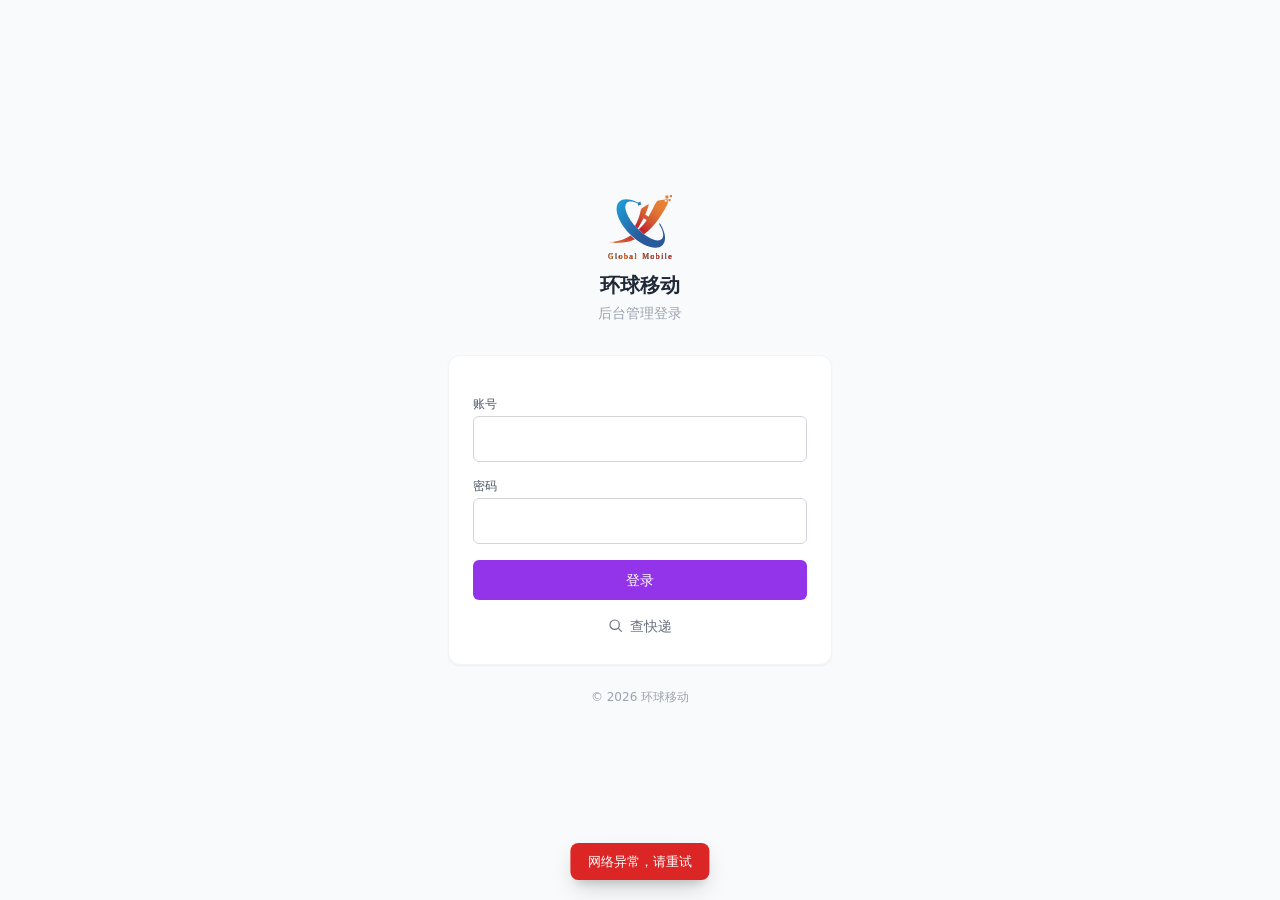
<file: index.html>
<!DOCTYPE html>
<html lang="zh-CN">
<head>
<meta charset="UTF-8">
<meta name="viewport" content="width=device-width, initial-scale=1.0, viewport-fit=cover">
<title>首页 · 环球移动</title>
<link rel="stylesheet" href="assets/css/tailwind.output.css?v=20260804a">
<link rel="stylesheet" href="assets/css/app.css?v=20260805i">
</head>
<body class="font-sans antialiased bg-gray-50 dark:bg-gray-900">
  <div id="boot-loading" class="fixed inset-0 z-50 flex items-center justify-center bg-gray-50 dark:bg-gray-900">
    <div class="w-9 h-9 rounded-full border-4 border-purple-600 border-t-transparent animate-spin"></div>
  </div>

  <div id="app" class="hidden h-screen overflow-hidden">
    <aside id="sidebar" class="fixed md:static inset-y-0 left-0 z-30 w-64 -translate-x-full md:translate-x-0 bg-white dark:bg-gray-800 border-r border-gray-100 dark:border-gray-700 flex flex-col justify-between overflow-y-auto"></aside>
    <div id="sidebar-backdrop" class="hidden fixed inset-0 bg-black/40 z-20 md:hidden"></div>

    <div class="flex flex-col h-full flex-1 min-w-0">
      <header id="topbar" class="h-16 bg-white dark:bg-gray-800 border-b border-gray-100 dark:border-gray-700 flex-shrink-0 fixed top-0 right-0 left-0 md:left-64 z-10"></header>
      <main class="flex-1 overflow-y-auto mt-16">
        <div class="container px-4 md:px-6 py-6 mx-auto max-w-7xl page-fade-in">

          <!-- 统计卡 -->
          <div class="grid grid-cols-1 sm:grid-cols-2 lg:grid-cols-4 gap-4 mb-6">
            <div class="bg-white dark:bg-gray-800 rounded-xl shadow-sm border border-gray-100 dark:border-gray-700 p-5">
              <p class="text-xs text-gray-400">总记录数</p>
              <p id="stat-total" class="text-2xl font-semibold text-gray-800 dark:text-gray-100 mt-1">-</p>
            </div>
            <div class="bg-white dark:bg-gray-800 rounded-xl shadow-sm border border-gray-100 dark:border-gray-700 p-5">
              <p class="text-xs text-gray-400">今日录入</p>
              <p id="stat-today" class="text-2xl font-semibold text-gray-800 dark:text-gray-100 mt-1">-</p>
            </div>
            <a href="outbound.html?status=pending-ship" class="bg-white dark:bg-gray-800 rounded-xl shadow-sm border border-gray-100 dark:border-gray-700 p-5 hover:shadow-md transition-shadow">
              <p class="text-xs text-gray-400">待邮寄</p>
              <p id="stat-pending" class="text-2xl font-semibold text-amber-500 mt-1">-</p>
            </a>
            <a href="outbound.html?status=shipped" class="bg-white dark:bg-gray-800 rounded-xl shadow-sm border border-gray-100 dark:border-gray-700 p-5 hover:shadow-md transition-shadow">
              <p class="text-xs text-gray-400">已邮寄</p>
              <p id="stat-shipped" class="text-2xl font-semibold text-emerald-500 mt-1">-</p>
            </a>
          </div>

          <!-- 今日处理流程 -->
          <div class="bg-white dark:bg-gray-800 rounded-xl shadow-sm border border-gray-100 dark:border-gray-700 p-5 mb-6">
            <div class="flex items-center justify-between mb-3">
              <h2 class="text-sm font-semibold text-gray-700 dark:text-gray-200">今日处理流程</h2>
              <span id="flow-greeting" class="text-xs text-gray-400"></span>
            </div>
            <div class="w-full h-2.5 rounded-full bg-gray-100 dark:bg-gray-700 overflow-hidden">
              <div id="flow-bar" class="h-full bg-purple-600 transition-all duration-500" style="width:0%"></div>
            </div>
            <div class="flex justify-between text-xs text-gray-400 mt-2">
              <span id="flow-pending-label">待邮寄 0</span>
              <span id="flow-shipped-label">已邮寄 0</span>
            </div>
          </div>

          <!-- 快捷入口 -->
          <div class="bg-white dark:bg-gray-800 rounded-xl shadow-sm border border-gray-100 dark:border-gray-700 p-5">
            <h2 class="text-sm font-semibold text-gray-700 dark:text-gray-200 mb-4">快捷入口</h2>
            <div class="grid grid-cols-2 sm:grid-cols-4 gap-3" id="quick-links"></div>
          </div>

        </div>
      </main>
    </div>
  </div>

  <script src="assets/js/api-client.js?v=20260805b"></script>
  <script src="assets/js/perm.js?v=20260804a"></script>
  <script src="assets/js/auth.js?v=20260804n"></script>
  <script src="assets/js/nav.js?v=20260804d"></script>
  <script src="assets/js/dashboard.js?v=20260804a"></script>
  <script>
    document.addEventListener('auth:ready', () => { Nav.renderShell('index.html'); initDashboard(); });
    Auth.protectPage();
  </script>
</body>
</html>
</file>
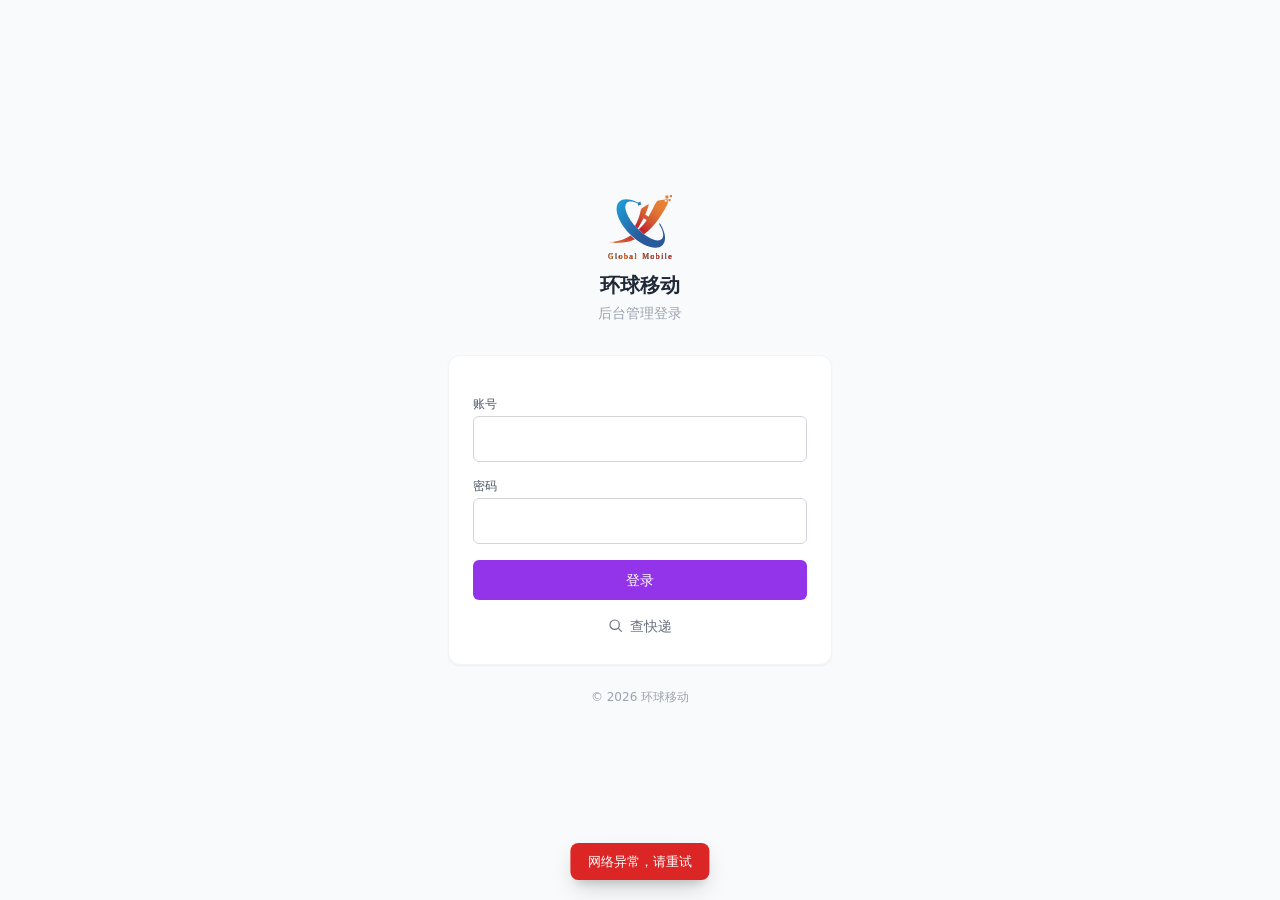
<file: couriers.html>
<!DOCTYPE html>
<html lang="zh-CN">
<head>
<meta charset="UTF-8">
<meta name="viewport" content="width=device-width, initial-scale=1.0, viewport-fit=cover">
<title>快递商管理 · 环球移动</title>
<link rel="stylesheet" href="assets/css/tailwind.output.css?v=20260804a">
<link rel="stylesheet" href="assets/css/app.css?v=20260805i">
</head>
<body class="font-sans antialiased bg-gray-50 dark:bg-gray-900">
  <div id="boot-loading" class="fixed inset-0 z-50 flex items-center justify-center bg-gray-50 dark:bg-gray-900">
    <div class="w-9 h-9 rounded-full border-4 border-purple-600 border-t-transparent animate-spin"></div>
  </div>

  <div id="app" class="hidden h-screen overflow-hidden">
    <aside id="sidebar" class="fixed md:static inset-y-0 left-0 z-30 w-64 -translate-x-full md:translate-x-0 bg-white dark:bg-gray-800 border-r border-gray-100 dark:border-gray-700 flex flex-col justify-between overflow-y-auto"></aside>
    <div id="sidebar-backdrop" class="hidden fixed inset-0 bg-black/40 z-20 md:hidden"></div>

    <div class="flex flex-col h-full flex-1 min-w-0">
      <header id="topbar" class="h-16 bg-white dark:bg-gray-800 border-b border-gray-100 dark:border-gray-700 flex-shrink-0 fixed top-0 right-0 left-0 md:left-64 z-10"></header>
      <main class="flex-1 overflow-y-auto mt-16">
        <div class="container px-4 md:px-6 py-6 mx-auto max-w-7xl page-fade-in">

          <div id="cr-no-access" class="hidden bg-white dark:bg-gray-800 rounded-xl shadow-sm border border-gray-100 dark:border-gray-700 p-10 text-center">
            <p class="text-sm text-gray-500 dark:text-gray-400">你没有「快递商管理」的查看权限，请联系管理员开通 couriers:view 权限。</p>
          </div>

          <div id="cr-page-content" class="hidden grid grid-cols-1 lg:grid-cols-3 gap-6">
            <div class="lg:col-span-2 bg-white dark:bg-gray-800 rounded-xl shadow-sm border border-gray-100 dark:border-gray-700">
              <div class="overflow-x-auto">
                <table class="w-full text-sm text-left">
                  <thead class="bg-gray-50 dark:bg-gray-700/40 text-xs text-gray-500 dark:text-gray-400 uppercase">
                    <tr><th class="px-4 py-3">名称</th><th class="px-4 py-3">分类</th><th class="px-4 py-3">服务类型</th><th class="px-4 py-3">查询地址</th><th class="px-4 py-3 text-right">操作</th></tr>
                  </thead>
                  <tbody id="cr-tbody" class="divide-y divide-gray-100 dark:divide-gray-700"></tbody>
                </table>
              </div>
            </div>

            <div class="bg-white dark:bg-gray-800 rounded-xl shadow-sm border border-gray-100 dark:border-gray-700 p-5 h-fit">
              <h3 id="cr-form-title" class="text-sm font-semibold text-gray-700 dark:text-gray-200 mb-4">新增快递商</h3>
              <form id="cr-form" class="space-y-3">
                <input type="hidden" id="cr-id" />
                <div><label class="block text-xs font-medium text-gray-600 dark:text-gray-300 mb-1">名称</label><input id="cr-name" required class="field" /></div>
                <div><label class="block text-xs font-medium text-gray-600 dark:text-gray-300 mb-1">分类</label>
                  <select id="cr-category" class="field"><option value="cn">国内</option><option value="kr">韩国</option></select>
                </div>
                <div><label class="block text-xs font-medium text-gray-600 dark:text-gray-300 mb-1">追踪链接模板</label>
                  <input id="cr-tracking-url" placeholder="含 {num} 占位符，例如 https://x.com/query?no={num}" class="field" />
                </div>
                <div><label class="block text-xs font-medium text-gray-600 dark:text-gray-300 mb-1">服务类型（逗号分隔）</label>
                  <input id="cr-service-types" placeholder="普通,特快" class="field" />
                </div>
                <div class="flex justify-end gap-2 pt-2">
                  <button type="button" id="cr-form-cancel" class="hidden px-3 py-1.5 text-sm rounded-md text-gray-600 dark:text-gray-300 hover:bg-gray-100 dark:hover:bg-gray-700">取消</button>
                  <button type="submit" class="px-4 py-1.5 text-sm rounded-md bg-purple-600 hover:bg-purple-700 text-white">保存</button>
                </div>
              </form>
            </div>
          </div>

        </div>
      </main>
    </div>
  </div>

  <style>.field{width:100%;border-radius:.375rem;border:1px solid rgb(209 213 219);padding:.5rem .75rem;font-size:1rem;background:transparent}
  html.dark .field{border-color:rgb(75 85 99);color:rgb(243 244 246);background:rgb(55 65 81)}
  .field:focus{outline:none;box-shadow:0 0 0 2px rgb(168 85 247)}</style>

  <script src="assets/js/api-client.js?v=20260805b"></script>
  <script src="assets/js/perm.js?v=20260804a"></script>
  <script src="assets/js/auth.js?v=20260804n"></script>
  <script src="assets/js/nav.js?v=20260804d"></script>
  <script src="assets/js/couriers.js?v=20260804a"></script>
  <script>
    document.addEventListener('auth:ready', () => { Nav.renderShell('couriers.html'); initCouriers(); });
    Auth.protectPage();
  </script>
</body>
</html>
</file>
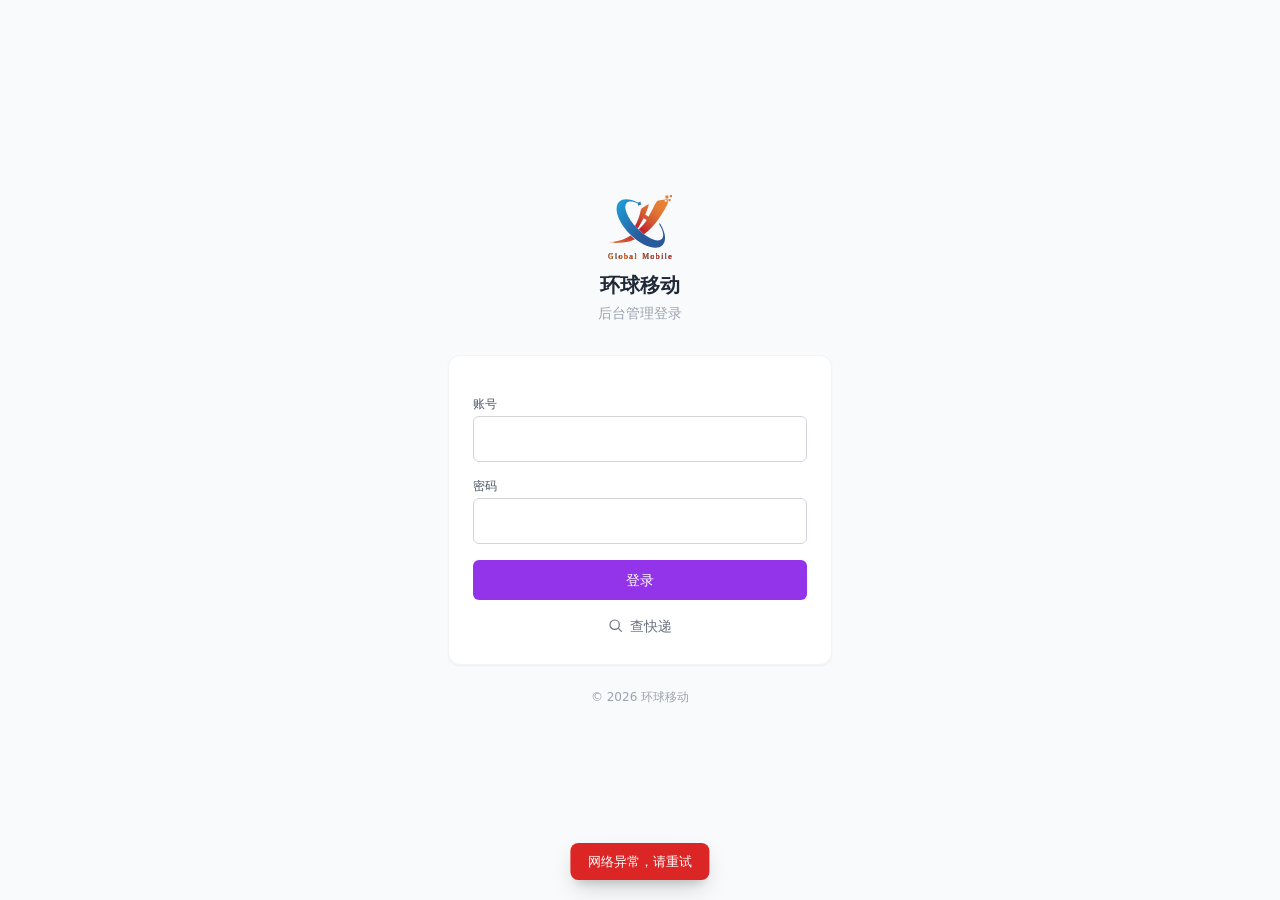
<file: inbound.html>
<!DOCTYPE html>
<html lang="zh-CN">
<head>
<meta charset="UTF-8">
<meta name="viewport" content="width=device-width, initial-scale=1.0, viewport-fit=cover">
<title>新增入库单 · 环球移动</title>
<link rel="stylesheet" href="assets/css/tailwind.output.css?v=20260804a">
<link rel="stylesheet" href="assets/css/app.css?v=20260805i">
</head>
<body class="font-sans antialiased bg-gray-50 dark:bg-gray-900">
  <div id="boot-loading" class="fixed inset-0 z-50 flex items-center justify-center bg-gray-50 dark:bg-gray-900">
    <div class="w-9 h-9 rounded-full border-4 border-purple-600 border-t-transparent animate-spin"></div>
  </div>

  <div id="app" class="hidden h-screen overflow-hidden">
    <aside id="sidebar" class="fixed md:static inset-y-0 left-0 z-30 w-64 -translate-x-full md:translate-x-0 bg-white dark:bg-gray-800 border-r border-gray-100 dark:border-gray-700 flex flex-col justify-between overflow-y-auto"></aside>
    <div id="sidebar-backdrop" class="hidden fixed inset-0 bg-black/40 z-20 md:hidden"></div>

    <div class="flex flex-col h-full flex-1 min-w-0">
      <header id="topbar" class="h-16 bg-white dark:bg-gray-800 border-b border-gray-100 dark:border-gray-700 flex-shrink-0 fixed top-0 right-0 left-0 md:left-64 z-10"></header>
      <main class="flex-1 overflow-y-auto mt-16">
        <div class="container px-4 py-5 sm:px-6 sm:py-6 mx-auto max-w-7xl page-fade-in space-y-4 sm:space-y-6">

          <!-- 提示：录入后去「快递管理」处理 -->
          <div class="text-xs text-purple-700 dark:text-purple-300 bg-purple-50 dark:bg-purple-500/10 rounded-md px-3 py-2">
            录入后状态自动设为「待邮寄」，填写快递单号请前往 <a href="outbound.html" class="underline font-medium">快递管理</a>。
          </div>

          <!-- 智能解析 -->
          <div id="parse-card" class="hidden bg-white dark:bg-gray-800 rounded-xl shadow-sm border border-gray-100 dark:border-gray-700 p-4 sm:p-5">
            <div class="flex items-center gap-2 mb-1">
              <span class="flex items-center justify-center w-7 h-7 rounded-md bg-purple-50 dark:bg-purple-500/10 text-purple-600 dark:text-purple-300 flex-shrink-0">
                <svg class="w-4 h-4" viewBox="0 0 24 24" fill="none" stroke="currentColor" stroke-width="2" stroke-linecap="round" stroke-linejoin="round"><path d="M13 10V3L4 14h7v7l9-11h-7z"/></svg>
              </span>
              <h2 class="text-sm font-semibold text-gray-700 dark:text-gray-200">智能解析</h2>
            </div>
            <p class="text-xs text-gray-400 mb-3">粘贴客户发来的原始文本（姓名/电话/地址/负责人/快递公司），自动识别并填充下方表单</p>
            <textarea id="parse-text" rows="3" placeholder="例如：姓名：张三 电话：13812345678 邮寄地址：广东省深圳市南山区xxx路xx号 负责人：李四 顺丰 特快"
              class="field"></textarea>
            <div class="mt-3">
              <button id="btn-parse" class="w-full sm:w-auto px-4 py-2.5 sm:py-2 text-sm rounded-md bg-purple-600 hover:bg-purple-700 text-white">智能解析</button>
            </div>
          </div>

          <!-- 新增入库单表单 -->
          <div id="create-card" class="hidden bg-white dark:bg-gray-800 rounded-xl shadow-sm border border-gray-100 dark:border-gray-700 p-4 sm:p-5">
            <div class="flex items-center gap-2 mb-4">
              <span class="flex items-center justify-center w-7 h-7 rounded-md bg-purple-50 dark:bg-purple-500/10 text-purple-600 dark:text-purple-300 flex-shrink-0">
                <svg class="w-4 h-4" viewBox="0 0 24 24" fill="none" stroke="currentColor" stroke-width="2" stroke-linecap="round" stroke-linejoin="round"><path d="M20 13V6a2 2 0 00-2-2H6a2 2 0 00-2 2v7m16 0l-2.3 2.3a1 1 0 01-.7.3H9a1 1 0 01-.7-.3L6 13m14 0h-3.6a1 1 0 00-.7.3l-1.4 1.4a1 1 0 01-.7.3h-2.2a1 1 0 01-.7-.3l-1.4-1.4a1 1 0 00-.7-.3H3"/></svg>
              </span>
              <h2 class="text-sm font-semibold text-gray-700 dark:text-gray-200">新增入库单</h2>
            </div>
            <form id="ib-form" class="grid grid-cols-1 sm:grid-cols-2 gap-4">
              <div>
                <label class="block text-xs font-medium text-gray-600 dark:text-gray-300 mb-1">姓名 <span class="text-red-500">*</span></label>
                <input id="ib-name" required class="field" />
              </div>
              <div>
                <label class="block text-xs font-medium text-gray-600 dark:text-gray-300 mb-1">手机号</label>
                <input id="ib-phone" inputmode="numeric" class="field" />
              </div>
              <div class="sm:col-span-2">
                <label class="block text-xs font-medium text-gray-600 dark:text-gray-300 mb-1">邮寄地址</label>
                <input id="ib-address" class="field" />
              </div>

              <!-- 负责人/分类/快递公司/服务类型：两两一行，手机和桌面都一致（对齐 v5） -->
              <div class="sm:col-span-2 grid grid-cols-2 gap-4">
                <div>
                  <label class="block text-xs font-medium text-gray-600 dark:text-gray-300 mb-1">
                    负责人 <span id="ib-manager-lock-hint" class="hidden text-gray-400 font-normal">（已锁定为自己）</span>
                  </label>
                  <select id="ib-manager" class="field"><option value="">未指定</option></select>
                </div>
                <div>
                  <label class="block text-xs font-medium text-gray-600 dark:text-gray-300 mb-1">分类</label>
                  <select id="ib-category" class="field">
                    <option value="cn">国内</option>
                    <option value="kr">韩国</option>
                  </select>
                </div>
                <div>
                  <label class="block text-xs font-medium text-gray-600 dark:text-gray-300 mb-1">快递公司</label>
                  <select id="ib-courier" class="field"><option value="">未指定</option></select>
                </div>
                <div>
                  <label class="block text-xs font-medium text-gray-600 dark:text-gray-300 mb-1">服务类型</label>
                  <select id="ib-service" class="field"><option value="普通">普通</option></select>
                </div>
              </div>

              <div class="sm:col-span-2">
                <label class="block text-xs font-medium text-gray-600 dark:text-gray-300 mb-1">快递单号（可先留空）</label>
                <input id="ib-tracking" placeholder="可先留空，或在下方上传图片自动识别" class="field" />
              </div>
              <div>
                <label class="block text-xs font-medium text-gray-600 dark:text-gray-300 mb-1">客户可见备注</label>
                <input id="ib-note" class="field" />
              </div>
              <div>
                <label class="block text-xs font-medium text-gray-600 dark:text-gray-300 mb-1">内部备注（仅内部可见）</label>
                <textarea id="ib-internal-note" rows="2" class="field"></textarea>
              </div>
              <div class="sm:col-span-2">
                <label class="block text-xs font-medium text-gray-600 dark:text-gray-300 mb-1">图片</label>
                <div id="ib-images-dropzone" class="border-2 border-dashed border-gray-300 dark:border-gray-600 rounded-lg p-4 text-center text-xs text-gray-400 cursor-pointer transition-colors hover:border-purple-400 hover:text-purple-500">
                  <svg class="w-5 h-5 mx-auto mb-1" viewBox="0 0 24 24" fill="none" stroke="currentColor" stroke-width="1.8" stroke-linecap="round" stroke-linejoin="round"><path d="M4 16l4.586-4.586a2 2 0 012.828 0L16 16m-2-2l1.586-1.586a2 2 0 012.828 0L20 14M14 8h.01M6 20h12a2 2 0 002-2V6a2 2 0 00-2-2H6a2 2 0 00-2 2v12a2 2 0 002 2z"/></svg>
                  拖拽图片到此处，或点击选择图片<br />会自动识别面单条形码并填入单号
                </div>
                <div class="flex items-center gap-3 mt-2">
                  <button type="button" id="ib-btn-camera" class="inline-flex items-center gap-1.5 px-3 py-1.5 text-xs font-medium rounded-md border border-gray-300 dark:border-gray-600 text-gray-600 dark:text-gray-300 hover:bg-gray-50 dark:hover:bg-gray-700 flex-shrink-0">
                    <svg class="w-3.5 h-3.5" viewBox="0 0 24 24" fill="none" stroke="currentColor" stroke-width="1.8" stroke-linecap="round" stroke-linejoin="round"><path d="M23 19a2 2 0 01-2 2H3a2 2 0 01-2-2V8a2 2 0 012-2h4l2-3h6l2 3h4a2 2 0 012 2z"/><circle cx="12" cy="13" r="4"/></svg>
                    拍照上传
                  </button>
                  <span id="ib-images-hint" class="text-xs text-gray-400">未选择文件</span>
                </div>
                <input id="ib-images-input" type="file" accept="image/*" multiple class="hidden" />
                <div id="ib-images-preview" class="img-preview-grid mt-2"></div>
              </div>

              <div class="sm:col-span-2 flex flex-col-reverse sm:flex-row sm:justify-end gap-2 pt-2 border-t border-gray-100 dark:border-gray-700">
                <button type="reset" class="w-full sm:w-auto px-4 py-2.5 sm:py-2 text-sm rounded-md text-gray-600 dark:text-gray-300 hover:bg-gray-100 dark:hover:bg-gray-700">重置</button>
                <button type="submit" class="w-full sm:w-auto px-4 py-2.5 sm:py-2 text-sm rounded-md bg-purple-600 hover:bg-purple-700 text-white">确认入库</button>
              </div>
            </form>
          </div>

        </div>
      </main>
    </div>
  </div>

  <!-- 拍照弹窗：实时摄像头预览 + 拍摄 -->
  <div id="camera-modal" class="hidden fixed inset-0 z-[70] flex items-center justify-center p-2 sm:p-8">
    <div class="modal-backdrop absolute inset-0 bg-gray-900/85" data-close-camera></div>
    <div class="modal-panel relative w-full max-w-2xl rounded-lg bg-white dark:bg-gray-800 shadow-xl p-3">
      <div class="flex items-center justify-between mb-2">
        <h3 class="text-sm font-semibold text-gray-800 dark:text-gray-100">拍照</h3>
        <button type="button" data-close-camera class="text-gray-400 hover:text-gray-600 dark:hover:text-gray-200">
          <svg class="w-5 h-5" viewBox="0 0 24 24" fill="none" stroke="currentColor" stroke-width="1.8" stroke-linecap="round" stroke-linejoin="round"><path d="M6 18L18 6M6 6l12 12"/></svg>
        </button>
      </div>
      <video id="camera-video" class="w-full rounded-md bg-black max-h-[75vh] object-contain" playsinline muted></video>
      <button type="button" id="camera-btn-shoot" class="mt-3 w-full px-3 py-3 text-sm font-medium rounded-md bg-purple-600 hover:bg-purple-700 text-white">拍摄</button>
    </div>
  </div>

  <!-- 图片原图预览 -->
  <div id="lightbox-modal" class="hidden fixed inset-0 z-[80] flex items-center justify-center bg-gray-900/90 p-4" data-close-lightbox>
    <button type="button" data-close-lightbox class="absolute top-4 right-4 text-white/80 hover:text-white">
      <svg class="w-7 h-7" viewBox="0 0 24 24" fill="none" stroke="currentColor" stroke-width="1.8" stroke-linecap="round" stroke-linejoin="round"><path d="M6 18L18 6M6 6l12 12"/></svg>
    </button>
    <img id="lightbox-img" class="max-w-full max-h-full object-contain rounded-md" />
  </div>

  <style>.field{width:100%;border-radius:.375rem;border:1px solid rgb(209 213 219);padding:.625rem .75rem;font-size:1rem;background:transparent}
  html.dark .field{border-color:rgb(75 85 99);color:rgb(243 244 246);background:rgb(55 65 81)}
  .field:focus{outline:none;box-shadow:0 0 0 2px rgb(168 85 247)}</style>

  <script src="assets/js/api-client.js?v=20260805b"></script>
  <script src="assets/js/perm.js?v=20260804a"></script>
  <script src="assets/js/auth.js?v=20260804n"></script>
  <script src="assets/js/nav.js?v=20260804d"></script>
  <script src="assets/vendor/zh-address-parse/zh-address-parse.min.js?v=20260804a"></script>
  <script src="assets/vendor/zxing-wasm/zxing-reader.js?v=20260804p"></script>
  <script src="assets/js/barcode-scan.js?v=20260805e"></script>
  <script src="assets/js/camera-capture.js?v=20260805g"></script>
  <script src="assets/js/lightbox.js?v=20260804a"></script>
  <script src="assets/js/inbound.js?v=20260805h"></script>
  <script>
    document.addEventListener('auth:ready', () => { Nav.renderShell('inbound.html'); initInbound(); });
    Auth.protectPage();
  </script>
</body>
</html>
</file>
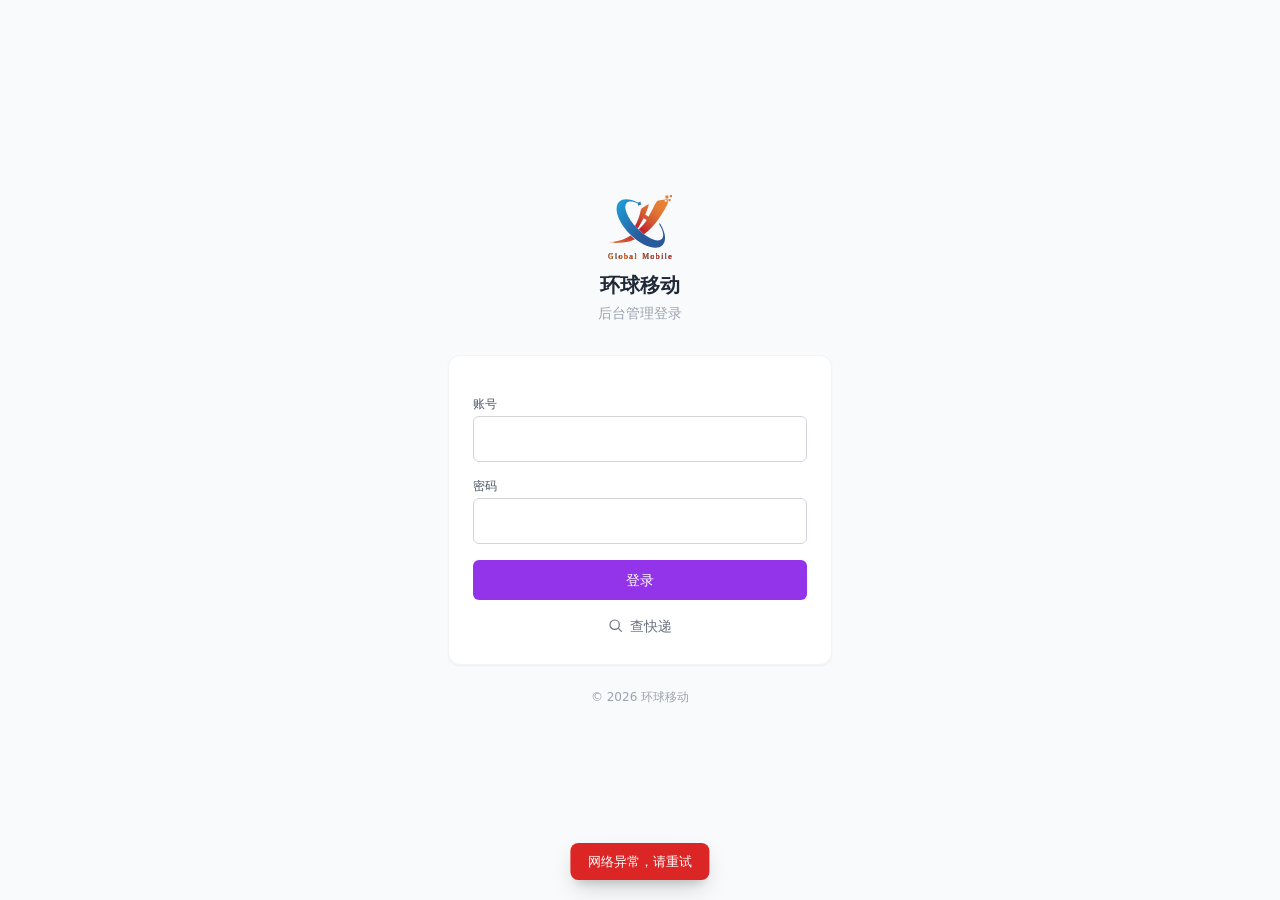
<file: login.html>
<!DOCTYPE html>
<html lang="zh-CN">
<head>
<meta charset="UTF-8">
<meta name="viewport" content="width=device-width, initial-scale=1.0">
<title>登录 · 环球移动</title>
<script>
  // 提前应用暗色模式，跟后台/查询页共用同一个 localStorage 开关（expv7-dark），
  // 放在 <head> 里同步执行，避免先亮一下再切暗的闪烁。
  (function () {
    var dark = localStorage.getItem('expv7-dark') === '1'
      || (!localStorage.getItem('expv7-dark') && matchMedia('(prefers-color-scheme: dark)').matches);
    if (dark) document.documentElement.classList.add('dark');
  })();
</script>
<link rel="stylesheet" href="assets/css/tailwind.output.css?v=20260804a">
<link rel="stylesheet" href="assets/css/app.css?v=20260805i">
</head>
<body class="font-sans antialiased bg-gray-50 dark:bg-gray-900 min-h-screen flex items-center justify-center px-4">
  <div class="w-full max-w-sm">
    <div class="flex flex-col items-center mb-8">
      <img src="assets/glo-1.svg" alt="环球移动" class="w-16 h-16 object-contain mb-3" />
      <h1 class="text-xl font-semibold text-gray-800 dark:text-gray-100">环球移动</h1>
      <p class="text-sm text-gray-400 mt-1">后台管理登录</p>
    </div>

    <div class="bg-white dark:bg-gray-800 rounded-xl shadow-sm border border-gray-100 dark:border-gray-700 p-6">
      <form id="login-form" class="space-y-4">
        <div id="login-error" class="hidden text-sm text-red-600 bg-red-50 dark:bg-red-900/30 dark:text-red-300 rounded-md px-3 py-2"></div>
        <div>
          <label class="block text-xs font-medium text-gray-600 dark:text-gray-300 mb-1">账号</label>
          <input id="username" type="text" autocomplete="username" required
                 class="w-full rounded-md border border-gray-300 dark:border-gray-600 dark:bg-gray-700 dark:text-gray-100 text-base px-3 py-2.5 focus:outline-none focus:ring-2 focus:ring-purple-500" />
        </div>
        <div>
          <label class="block text-xs font-medium text-gray-600 dark:text-gray-300 mb-1">密码</label>
          <input id="password" type="password" autocomplete="current-password" required
                 class="w-full rounded-md border border-gray-300 dark:border-gray-600 dark:bg-gray-700 dark:text-gray-100 text-base px-3 py-2.5 focus:outline-none focus:ring-2 focus:ring-purple-500" />
        </div>
        <button type="submit" id="login-submit"
                class="w-full bg-purple-600 hover:bg-purple-700 text-white text-sm font-medium rounded-md py-2.5 transition-colors">
          登录
        </button>
      </form>
      <a href="track.html" class="mt-3 flex items-center justify-center gap-1.5 text-sm text-gray-500 dark:text-gray-400 hover:text-purple-600 dark:hover:text-purple-300 py-1">
        <svg class="w-4 h-4" viewBox="0 0 24 24" fill="none" stroke="currentColor" stroke-width="1.8" stroke-linecap="round" stroke-linejoin="round"><circle cx="10" cy="10" r="7"/><path d="M16 16l4 4"/></svg>
        查快递
      </a>
    </div>
    <p class="text-center text-xs text-gray-400 mt-6">© 2026 环球移动</p>
  </div>

  <script src="assets/js/api-client.js?v=20260805b"></script>
  <script src="assets/js/perm.js?v=20260804a"></script>
  <script src="assets/js/auth.js?v=20260804n"></script>
  <script>
    (async function () {
      try {
        const user = await Auth.checkSession();
        if (user) { location.href = 'index.html'; return; }
      } catch (e) { /* not logged in, stay on this page */ }
    })();

    document.getElementById('login-form').addEventListener('submit', async (e) => {
      e.preventDefault();
      const errBox = document.getElementById('login-error');
      errBox.classList.add('hidden');
      const btn = document.getElementById('login-submit');
      const username = document.getElementById('username').value.trim();
      const password = document.getElementById('password').value.trim();
      btn.disabled = true;
      btn.textContent = '登录中...';
      try {
        await Auth.doLogin(username, password);
        location.href = 'index.html';
      } catch (e) {
        errBox.textContent = e.message || '登录失败';
        errBox.classList.remove('hidden');
        btn.disabled = false;
        btn.textContent = '登录';
      }
    });
  </script>
</body>
</html>
</file>
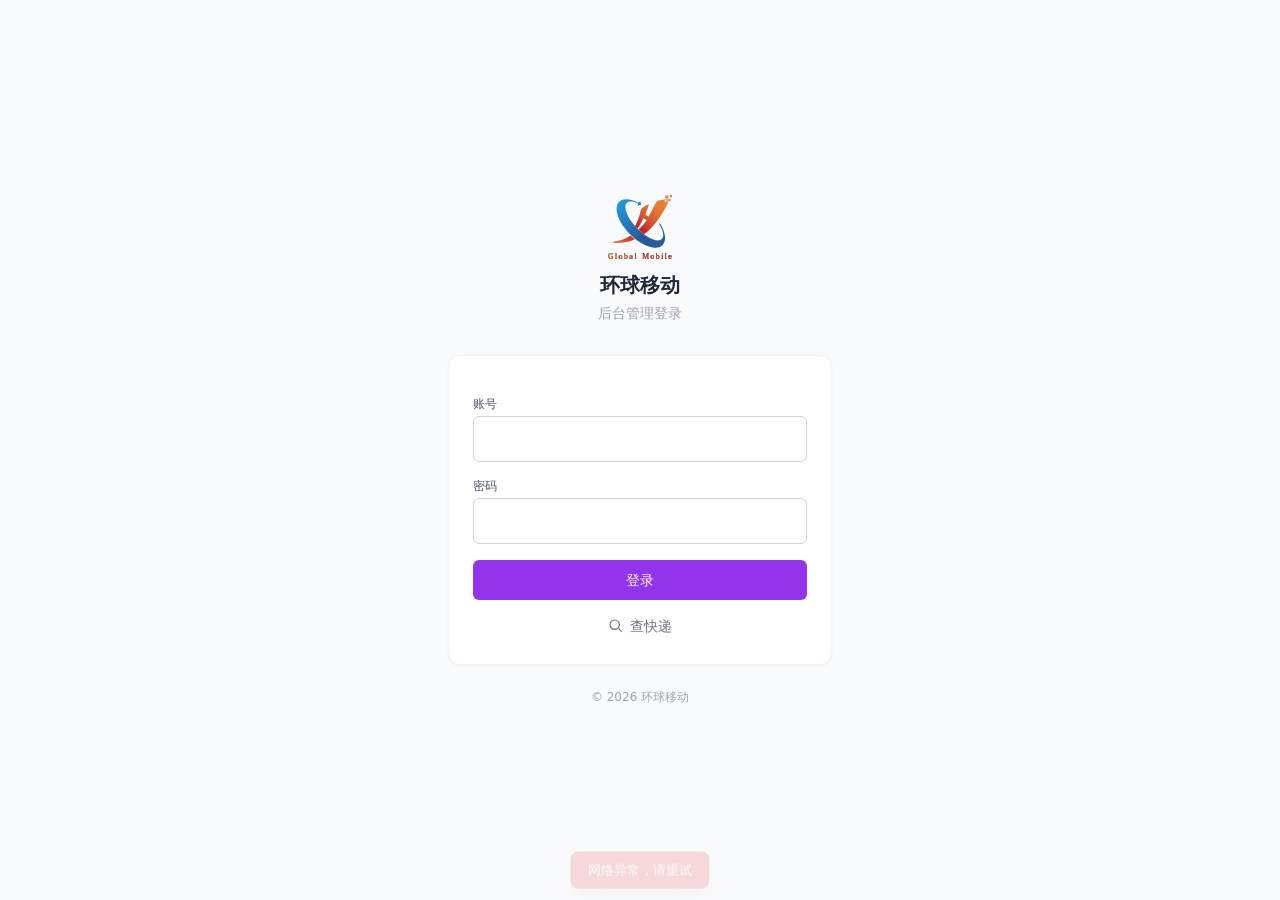
<file: logs.html>
<!DOCTYPE html>
<html lang="zh-CN">
<head>
<meta charset="UTF-8">
<meta name="viewport" content="width=device-width, initial-scale=1.0, viewport-fit=cover">
<title>操作日志 · 环球移动</title>
<link rel="stylesheet" href="assets/css/tailwind.output.css?v=20260804a">
<link rel="stylesheet" href="assets/css/app.css?v=20260805i">
</head>
<body class="font-sans antialiased bg-gray-50 dark:bg-gray-900">
  <div id="boot-loading" class="fixed inset-0 z-50 flex items-center justify-center bg-gray-50 dark:bg-gray-900">
    <div class="w-9 h-9 rounded-full border-4 border-purple-600 border-t-transparent animate-spin"></div>
  </div>

  <div id="app" class="hidden h-screen overflow-hidden">
    <aside id="sidebar" class="fixed md:static inset-y-0 left-0 z-30 w-64 -translate-x-full md:translate-x-0 bg-white dark:bg-gray-800 border-r border-gray-100 dark:border-gray-700 flex flex-col justify-between overflow-y-auto"></aside>
    <div id="sidebar-backdrop" class="hidden fixed inset-0 bg-black/40 z-20 md:hidden"></div>

    <div class="flex flex-col h-full flex-1 min-w-0">
      <header id="topbar" class="h-16 bg-white dark:bg-gray-800 border-b border-gray-100 dark:border-gray-700 flex-shrink-0 fixed top-0 right-0 left-0 md:left-64 z-10"></header>
      <main class="flex-1 overflow-y-auto mt-16">
        <div class="container px-4 md:px-6 py-6 mx-auto max-w-7xl page-fade-in">

          <div class="bg-white dark:bg-gray-800 rounded-xl shadow-sm border border-gray-100 dark:border-gray-700">
            <div class="p-5 border-b border-gray-100 dark:border-gray-700">
              <div class="flex flex-wrap items-end gap-3">
                <div class="flex-1 min-w-[180px]">
                  <label class="block text-xs font-medium text-gray-600 dark:text-gray-300 mb-1">综合搜索</label>
                  <input id="f-q" placeholder="用户名/对象名称/详情" class="field" />
                </div>
                <div>
                  <label class="block text-xs font-medium text-gray-600 dark:text-gray-300 mb-1">用户名</label>
                  <input id="f-username" class="field" />
                </div>
                <div>
                  <label class="block text-xs font-medium text-gray-600 dark:text-gray-300 mb-1">操作类型</label>
                  <select id="f-action" class="field"></select>
                </div>
                <div>
                  <label class="block text-xs font-medium text-gray-600 dark:text-gray-300 mb-1">对象类型</label>
                  <select id="f-target" class="field"></select>
                </div>
                <div class="flex items-end gap-2">
                  <div>
                    <label class="block text-xs font-medium text-gray-600 dark:text-gray-300 mb-1">日期</label>
                    <input id="f-date-start" type="date" class="field" />
                  </div>
                  <span class="pb-2 text-gray-400 text-xs">~</span>
                  <input id="f-date-end" type="date" class="field mb-0" />
                </div>
                <div class="flex gap-2">
                  <button id="btn-search" class="px-4 py-2 text-sm rounded-md bg-purple-600 hover:bg-purple-700 text-white">搜索</button>
                  <button id="btn-reset" class="px-4 py-2 text-sm rounded-md border border-gray-200 dark:border-gray-600 text-gray-600 dark:text-gray-300 hover:bg-gray-50 dark:hover:bg-gray-700">重置</button>
                  <button id="btn-clear" class="hidden px-4 py-2 text-sm rounded-md border border-red-200 dark:border-red-800 text-red-500 hover:bg-red-50 dark:hover:bg-red-900/20">清空日志</button>
                </div>
              </div>
            </div>

            <div class="overflow-x-auto">
              <table class="w-full text-sm text-left">
                <thead class="bg-gray-50 dark:bg-gray-700/40 text-xs text-gray-500 dark:text-gray-400 uppercase">
                  <tr>
                    <th class="px-4 py-3">时间</th>
                    <th class="px-4 py-3">用户名</th>
                    <th class="px-4 py-3">操作</th>
                    <th class="px-4 py-3">对象类型</th>
                    <th class="px-4 py-3">对象名称</th>
                    <th class="px-4 py-3">详情</th>
                  </tr>
                </thead>
                <tbody id="lg-tbody" class="divide-y divide-gray-100 dark:divide-gray-700"></tbody>
              </table>
            </div>

            <div class="flex flex-wrap items-center justify-between gap-3 px-5 py-4 border-t border-gray-100 dark:border-gray-700">
              <div class="text-xs text-gray-400" id="lg-summary">共 0 条</div>
              <div class="flex items-center gap-2">
                <select id="lg-limit" class="field !py-1.5">
                  <option value="20">20/页</option>
                  <option value="50">50/页</option>
                  <option value="100">100/页</option>
                </select>
                <div id="lg-pagination" class="flex items-center gap-1"></div>
              </div>
            </div>
          </div>

        </div>
      </main>
    </div>
  </div>

  <!-- 清空日志确认 -->
  <div id="clear-modal" class="hidden fixed inset-0 z-50 flex items-center justify-center px-4">
    <div class="modal-backdrop absolute inset-0 bg-gray-900/50" data-close-clear></div>
    <div class="modal-panel relative w-full max-w-sm rounded-lg bg-white dark:bg-gray-800 shadow-xl p-6">
      <h3 class="text-base font-semibold text-red-600 mb-2">清空全部操作日志</h3>
      <p class="text-xs text-gray-500 dark:text-gray-400 mb-4">此操作不可恢复。请输入 <span class="font-mono font-semibold">CLEAR</span> 以确认。</p>
      <input id="clear-confirm-input" class="field mb-4" placeholder="输入 CLEAR" />
      <div class="flex justify-end gap-2">
        <button type="button" data-close-clear class="px-4 py-2 text-sm rounded-md text-gray-600 dark:text-gray-300 hover:bg-gray-100 dark:hover:bg-gray-700">取消</button>
        <button id="btn-confirm-clear" class="px-4 py-2 text-sm rounded-md bg-red-600 hover:bg-red-700 text-white">确认清空</button>
      </div>
    </div>
  </div>

  <style>.field{width:100%;border-radius:.375rem;border:1px solid rgb(209 213 219);padding:.5rem .75rem;font-size:1rem;background:transparent}
  html.dark .field{border-color:rgb(75 85 99);color:rgb(243 244 246);background:rgb(55 65 81)}
  .field:focus{outline:none;box-shadow:0 0 0 2px rgb(168 85 247)}</style>

  <script src="assets/js/api-client.js?v=20260805b"></script>
  <script src="assets/js/perm.js?v=20260804a"></script>
  <script src="assets/js/auth.js?v=20260804n"></script>
  <script src="assets/js/nav.js?v=20260804d"></script>
  <script src="assets/js/logs.js?v=20260804a"></script>
  <script>
    document.addEventListener('auth:ready', () => { Nav.renderShell('logs.html'); initLogs(); });
    Auth.protectPage();
  </script>
</body>
</html>
</file>
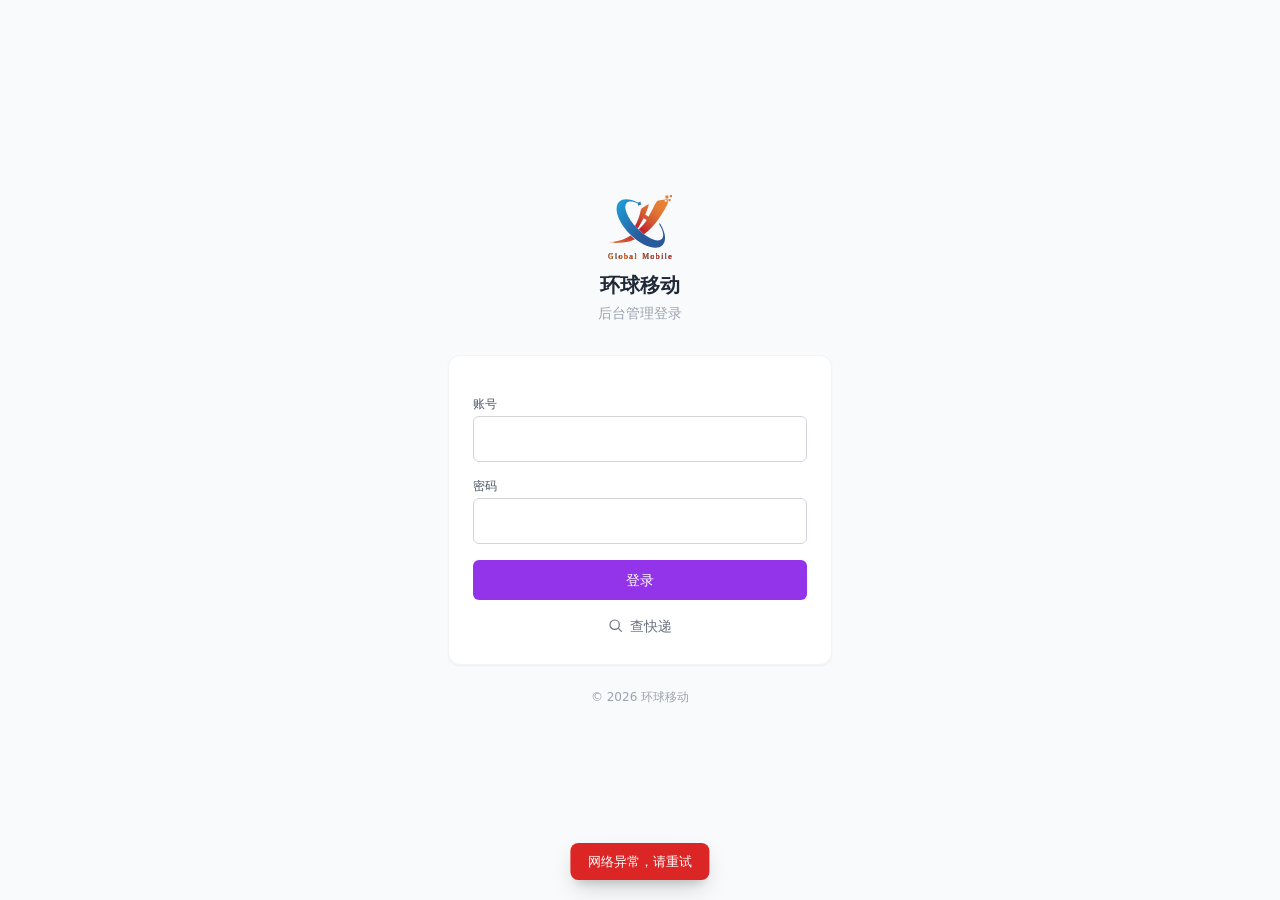
<file: outbound.html>
<!DOCTYPE html>
<html lang="zh-CN">
<head>
<meta charset="UTF-8">
<meta name="viewport" content="width=device-width, initial-scale=1.0, viewport-fit=cover">
<title>快递管理 · 环球移动</title>
<link rel="stylesheet" href="assets/css/tailwind.output.css?v=20260804a">
<link rel="stylesheet" href="assets/css/app.css?v=20260805i">
</head>
<body class="font-sans antialiased bg-gray-50 dark:bg-gray-900">
  <div id="boot-loading" class="fixed inset-0 z-50 flex items-center justify-center bg-gray-50 dark:bg-gray-900">
    <div class="w-9 h-9 rounded-full border-4 border-purple-600 border-t-transparent animate-spin"></div>
  </div>

  <div id="app" class="hidden h-screen overflow-hidden">
    <aside id="sidebar" class="fixed md:static inset-y-0 left-0 z-30 w-64 -translate-x-full md:translate-x-0 bg-white dark:bg-gray-800 border-r border-gray-100 dark:border-gray-700 flex flex-col justify-between overflow-y-auto"></aside>
    <div id="sidebar-backdrop" class="hidden fixed inset-0 bg-black/40 z-20 md:hidden"></div>

    <div class="flex flex-col h-full flex-1 min-w-0">
      <header id="topbar" class="h-16 bg-white dark:bg-gray-800 border-b border-gray-100 dark:border-gray-700 flex-shrink-0 fixed top-0 right-0 left-0 md:left-64 z-10"></header>
      <main class="flex-1 overflow-y-auto mt-16">
        <div class="container px-4 md:px-6 py-6 mx-auto max-w-7xl page-fade-in">

          <div class="bg-white dark:bg-gray-800 rounded-xl shadow-sm border border-gray-100 dark:border-gray-700">
            <div class="p-5 border-b border-gray-100 dark:border-gray-700 flex flex-wrap items-center justify-between gap-3">
              <div class="flex items-center gap-2">
                <span class="flex items-center justify-center w-7 h-7 rounded-md bg-purple-50 dark:bg-purple-500/10 text-purple-600 dark:text-purple-300 flex-shrink-0">
                  <svg class="w-4 h-4" viewBox="0 0 24 24" fill="none" stroke="currentColor" stroke-width="2" stroke-linecap="round" stroke-linejoin="round"><path d="M13 16V6a1 1 0 00-1-1H4a1 1 0 00-1 1v9a1 1 0 001 1h9zm0 0h4l3-3.5V13a1 1 0 00-1-1h-2"/></svg>
                </span>
                <h2 class="text-sm font-semibold text-gray-700 dark:text-gray-200">快递管理</h2>
                <span id="ob-count-badge" class="text-xs text-gray-400"></span>
              </div>
              <div class="flex gap-2">
                <button id="btn-export" class="hidden px-3.5 py-2 text-xs font-medium rounded-md border border-gray-200 dark:border-gray-600 text-gray-600 dark:text-gray-300 hover:bg-gray-50 dark:hover:bg-gray-700">导出 CSV</button>
                <a href="inbound.html" id="btn-new-inbound" class="inline-flex items-center px-3.5 py-2 text-xs font-medium rounded-md bg-purple-600 hover:bg-purple-700 text-white">+ 新增入库单</a>
              </div>
            </div>
            <div class="p-5 border-b border-gray-100 dark:border-gray-700">
              <div id="ob-filter-panel" class="courier-filter-panel">
                <div class="courier-search-field">
                  <label class="block text-xs font-medium text-gray-600 dark:text-gray-300 mb-1">综合搜索</label>
                  <input id="f-q" placeholder="姓名/手机/负责人/单号/地址" class="field" />
                </div>
                <div class="filter-status-shortcuts">
                  <label class="block text-xs font-medium text-gray-600 dark:text-gray-300 mb-1">状态</label>
                  <div class="flex rounded-md overflow-hidden border border-gray-200 dark:border-gray-600" id="status-btns">
                    <button type="button" data-status="" class="ob-status-btn flex-1 px-2 py-2.5 text-xs bg-purple-600 text-white">全部</button>
                    <button type="button" data-status="pending-ship" class="ob-status-btn flex-1 px-2 py-2.5 text-xs text-gray-500 dark:text-gray-300 border-l border-gray-200 dark:border-gray-600">待邮寄</button>
                    <button type="button" data-status="shipped" class="ob-status-btn flex-1 px-2 py-2.5 text-xs text-gray-500 dark:text-gray-300 border-l border-gray-200 dark:border-gray-600">已邮寄</button>
                    <button type="button" data-status="exception" class="ob-status-btn flex-1 px-2 py-2.5 text-xs text-gray-500 dark:text-gray-300 border-l border-gray-200 dark:border-gray-600">异常件</button>
                  </div>
                </div>
                <div class="filter-courier-field">
                  <label class="block text-xs font-medium text-gray-600 dark:text-gray-300 mb-1">快递公司</label>
                  <select id="f-courier" class="field"><option value="">全部</option></select>
                </div>
                <div class="filter-date-field" id="f-date-field">
                  <label class="block text-xs font-medium text-gray-600 dark:text-gray-300 mb-1">日期</label>
                  <div class="filter-date-group">
                    <select id="f-date-mode" class="field">
                      <option value="">全部日期</option>
                      <option value="single">单日</option>
                      <option value="range">范围</option>
                    </select>
                    <input id="f-date-single" type="date" class="field hidden" />
                    <input id="f-date-start" type="date" class="field hidden" aria-label="开始日期" />
                    <input id="f-date-end" type="date" class="field hidden" aria-label="结束日期" />
                  </div>
                </div>
                <div class="courier-filter-actions">
                  <label class="block text-xs font-medium text-gray-600 dark:text-gray-300 mb-1 xl:invisible">操作</label>
                  <div class="flex gap-2 h-full">
                    <button id="btn-search" class="flex-1 px-3 py-2.5 text-sm rounded-md bg-purple-600 hover:bg-purple-700 text-white">搜索</button>
                    <button id="btn-reset" class="flex-1 px-3 py-2.5 text-sm rounded-md border border-gray-200 dark:border-gray-600 text-gray-600 dark:text-gray-300 hover:bg-gray-50 dark:hover:bg-gray-700">重置</button>
                  </div>
                </div>
              </div>
            </div>

            <div class="flex items-center gap-3 px-5 py-2.5 border-b border-gray-100 dark:border-gray-700 bg-gray-50/60 dark:bg-gray-700/20 text-xs">
              <label class="inline-flex items-center gap-2 text-gray-500 dark:text-gray-400 cursor-pointer">
                <input type="checkbox" id="ob-select-all-page" class="rounded border-gray-300" />
                全选本页
              </label>
              <span id="ob-selection-info" class="hidden flex flex-wrap items-center gap-2 text-purple-600 dark:text-purple-300">
                <span>已勾选 <span id="ob-selection-count">0</span> 条
                  <button type="button" id="ob-clear-selection" class="ml-1 underline text-gray-400 hover:text-gray-600 dark:hover:text-gray-200">清除</button>
                </span>
                <span id="ob-batch-status-wrap" class="hidden inline-flex items-center gap-1.5">
                  <select id="ob-batch-status" class="field !w-auto !py-1">
                    <option value="pending-ship">改为待邮寄</option>
                    <option value="shipped">改为已邮寄</option>
                    <option value="exception">改为异常件</option>
                  </select>
                  <button type="button" id="ob-batch-status-btn" class="px-2.5 py-1 rounded-md border border-gray-300 dark:border-gray-600 text-gray-600 dark:text-gray-300 hover:bg-gray-50 dark:hover:bg-gray-700">应用</button>
                </span>
                <button type="button" id="ob-batch-delete-btn" class="hidden px-2.5 py-1 rounded-md border border-red-300 dark:border-red-500/40 text-red-600 hover:bg-red-50 dark:hover:bg-red-500/10">批量删除</button>
              </span>
            </div>
            <div id="ob-table-wrap" class="overflow-x-auto">
              <table id="ob-table" class="w-full text-sm text-left">
                <thead class="bg-gray-50 dark:bg-gray-700/40 text-xs text-gray-500 dark:text-gray-400 uppercase">
                  <tr>
                    <th class="px-4 py-3">时间</th>
                    <th class="px-4 py-3">姓名</th>
                    <th class="px-4 py-3">手机</th>
                    <th class="px-4 py-3">快递信息</th>
                    <th class="px-4 py-3">单号</th>
                    <th class="px-4 py-3">状态</th>
                    <th class="px-4 py-3 text-right">操作</th>
                  </tr>
                </thead>
                <tbody id="ob-tbody" class="divide-y divide-gray-100 dark:divide-gray-700"></tbody>
              </table>
            </div>

            <div class="flex flex-wrap items-center justify-between gap-3 px-5 py-4 border-t border-gray-100 dark:border-gray-700">
              <div class="text-xs text-gray-400" id="ob-summary">共 0 条</div>
              <div class="flex items-center gap-2">
                <select id="ob-limit" class="field !py-1.5">
                  <option value="20">20/页</option>
                  <option value="50">50/页</option>
                  <option value="100">100/页</option>
                </select>
                <div id="ob-pagination" class="flex items-center gap-1"></div>
              </div>
            </div>
          </div>

        </div>
      </main>
    </div>
  </div>

  <!-- 导出 CSV 弹窗 -->
  <div id="export-modal" class="hidden fixed inset-0 z-50 flex items-center justify-center px-4">
    <div class="modal-backdrop absolute inset-0 bg-gray-900/50" data-close-export></div>
    <div class="modal-panel relative w-full max-w-sm rounded-lg bg-white dark:bg-gray-800 shadow-xl p-6">
      <h3 class="text-base font-semibold text-gray-800 dark:text-gray-100 mb-3">导出 CSV</h3>

      <div class="mb-3 pb-3 border-b border-gray-100 dark:border-gray-700">
        <label class="block text-xs font-medium text-gray-600 dark:text-gray-300 mb-1.5">导出范围</label>
        <div class="space-y-1.5">
          <label class="flex items-center gap-2 text-xs text-gray-600 dark:text-gray-300">
            <input type="radio" name="export-scope" id="export-scope-filtered" value="filtered" checked class="border-gray-300" />
            当前筛选的全部结果
          </label>
          <label class="flex items-center gap-2 text-xs text-gray-600 dark:text-gray-300">
            <input type="radio" name="export-scope" id="export-scope-page" value="page" class="border-gray-300" />
            仅当前页（<span id="export-page-count">0</span> 条）
          </label>
          <label class="flex items-center gap-2 text-xs text-gray-600 dark:text-gray-300">
            <input type="radio" name="export-scope" id="export-scope-selected" value="selected" class="border-gray-300" />
            仅已勾选（<span id="export-selected-count">0</span> 条）
          </label>
        </div>
        <div id="export-limit-box" class="flex items-center gap-2 mt-2">
          <label for="export-limit" class="text-xs text-gray-500 dark:text-gray-400 whitespace-nowrap">最多导出</label>
          <input type="number" id="export-limit" min="1" max="9999" placeholder="不填=全部" class="field !py-1.5" />
          <span class="text-xs text-gray-400">条</span>
        </div>
      </div>

      <label class="flex items-center gap-2 text-xs text-gray-500 dark:text-gray-400 mb-2 pb-2 border-b border-gray-100 dark:border-gray-700">
        <input type="checkbox" id="export-select-all" class="rounded border-gray-300" checked />
        全选列
      </label>
      <div id="export-columns" class="grid grid-cols-2 gap-x-3 gap-y-2 max-h-56 overflow-y-auto mb-4"></div>
      <div class="flex justify-end gap-2">
        <button type="button" data-close-export class="px-4 py-2 text-sm rounded-md text-gray-600 dark:text-gray-300 hover:bg-gray-100 dark:hover:bg-gray-700">取消</button>
        <button id="btn-confirm-export" class="px-4 py-2 text-sm rounded-md bg-purple-600 hover:bg-purple-700 text-white">导出</button>
      </div>
    </div>
  </div>

  <!-- 处理/编辑弹窗 -->
  <div id="fill-modal" class="hidden fixed inset-0 z-50 flex items-center justify-center px-4 py-8 overflow-y-auto">
    <div class="modal-backdrop absolute inset-0 bg-gray-900/50" data-close-fill></div>
    <div class="modal-panel relative w-full max-w-2xl rounded-lg bg-white dark:bg-gray-800 shadow-xl p-6 my-auto max-h-[90vh] overflow-y-auto">
      <div class="flex items-center gap-2 mb-4">
        <span class="flex items-center justify-center w-7 h-7 rounded-md bg-purple-50 dark:bg-purple-500/10 text-purple-600 dark:text-purple-300 flex-shrink-0">
          <svg class="w-4 h-4" viewBox="0 0 24 24" fill="none" stroke="currentColor" stroke-width="2" stroke-linecap="round" stroke-linejoin="round"><path d="M13 16V6a1 1 0 00-1-1H4a1 1 0 00-1 1v9a1 1 0 001 1h9zm0 0h4l3-3.5V13a1 1 0 00-1-1h-2"/></svg>
        </span>
        <h3 id="fill-modal-title" class="text-base font-semibold text-gray-800 dark:text-gray-100">处理快递</h3>
      </div>
      <form id="fill-form" class="grid grid-cols-1 sm:grid-cols-2 gap-4">
        <input type="hidden" id="fl-id" />
        <div><label class="block text-xs font-medium text-gray-600 dark:text-gray-300 mb-1">姓名 <span class="text-red-500">*</span></label><input id="fl-name" required class="field" /></div>
        <div><label class="block text-xs font-medium text-gray-600 dark:text-gray-300 mb-1">手机号</label><input id="fl-phone" inputmode="numeric" class="field" /></div>
        <div class="sm:col-span-2"><label class="block text-xs font-medium text-gray-600 dark:text-gray-300 mb-1">邮寄地址</label><input id="fl-address" class="field" /></div>

        <!-- 负责人/分类/快递公司/服务类型：两两一行，手机和桌面都一致（对齐 v5） -->
        <div class="sm:col-span-2 grid grid-cols-2 gap-4">
          <div><label class="block text-xs font-medium text-gray-600 dark:text-gray-300 mb-1">负责人</label><select id="fl-manager" class="field"><option value="">未指定</option></select></div>
          <div><label class="block text-xs font-medium text-gray-600 dark:text-gray-300 mb-1">分类</label><select id="fl-category" class="field"><option value="cn">国内</option><option value="kr">韩国</option></select></div>
          <div><label class="block text-xs font-medium text-gray-600 dark:text-gray-300 mb-1">快递公司</label><select id="fl-courier" class="field"><option value="">未指定</option></select></div>
          <div><label class="block text-xs font-medium text-gray-600 dark:text-gray-300 mb-1">服务类型</label><select id="fl-service" class="field"><option value="普通">普通</option></select></div>
        </div>

        <div><label class="block text-xs font-medium text-gray-600 dark:text-gray-300 mb-1">邮寄状态</label>
          <select id="fl-status" class="field">
            <option value="pending-ship">待邮寄</option>
            <option value="shipped">已邮寄</option>
            <option value="exception">异常件</option>
          </select>
        </div>
        <div><label class="block text-xs font-medium text-gray-600 dark:text-gray-300 mb-1">客户可见备注</label><input id="fl-note" class="field" /></div>
        <div class="sm:col-span-2"><label class="block text-xs font-medium text-gray-600 dark:text-gray-300 mb-1">内部备注</label><textarea id="fl-internal-note" rows="2" class="field"></textarea></div>
        <div class="sm:col-span-2">
          <label class="block text-xs font-medium text-gray-600 dark:text-gray-300 mb-1">快递单号 <span id="fl-tracking-required" class="text-red-500">*</span></label>
          <input id="fl-tracking" class="field font-mono" placeholder="4-40 位字符，或在下方上传面单图片自动识别" />
        </div>
        <div class="sm:col-span-2">
          <label class="block text-xs font-medium text-gray-600 dark:text-gray-300 mb-1">面单 / 包裹图片</label>
          <div id="fl-images-dropzone" class="border-2 border-dashed border-gray-300 dark:border-gray-600 rounded-lg p-4 text-center text-xs text-gray-400 cursor-pointer transition-colors hover:border-purple-400 hover:text-purple-500">
            <svg class="w-5 h-5 mx-auto mb-1" viewBox="0 0 24 24" fill="none" stroke="currentColor" stroke-width="1.8" stroke-linecap="round" stroke-linejoin="round"><path d="M4 16l4.586-4.586a2 2 0 012.828 0L16 16m-2-2l1.586-1.586a2 2 0 012.828 0L20 14M14 8h.01M6 20h12a2 2 0 002-2V6a2 2 0 00-2-2H6a2 2 0 00-2 2v12a2 2 0 002 2z"/></svg>
            拖拽图片到此处，或点击选择图片<br />会自动识别面单条形码并填入单号
          </div>
          <div class="flex items-center gap-3 mt-2">
            <button type="button" id="fl-btn-camera" class="inline-flex items-center gap-1.5 px-3 py-1.5 text-xs font-medium rounded-md border border-gray-300 dark:border-gray-600 text-gray-600 dark:text-gray-300 hover:bg-gray-50 dark:hover:bg-gray-700 flex-shrink-0">
              <svg class="w-3.5 h-3.5" viewBox="0 0 24 24" fill="none" stroke="currentColor" stroke-width="1.8" stroke-linecap="round" stroke-linejoin="round"><path d="M23 19a2 2 0 01-2 2H3a2 2 0 01-2-2V8a2 2 0 012-2h4l2-3h6l2 3h4a2 2 0 012 2z"/><circle cx="12" cy="13" r="4"/></svg>
              拍照上传
            </button>
            <span id="fl-images-hint" class="text-xs text-gray-400">未选择文件</span>
          </div>
          <input id="fl-images-input" type="file" accept="image/*" multiple class="hidden" />
          <div id="fl-images-preview" class="img-preview-grid mt-2"></div>
        </div>
        <div class="sm:col-span-2 flex flex-col-reverse sm:flex-row sm:justify-between sm:items-center gap-3 pt-2 border-t border-gray-100 dark:border-gray-700">
          <label class="flex items-center gap-2 text-xs text-gray-500 dark:text-gray-400">
            <input type="checkbox" id="fl-auto-next" class="rounded border-gray-300" checked />
            保存后自动跳转下一条待邮寄
          </label>
          <div class="flex gap-2">
            <button type="button" data-close-fill class="flex-1 sm:flex-none px-4 py-2.5 sm:py-2 text-sm rounded-md text-gray-600 dark:text-gray-300 hover:bg-gray-100 dark:hover:bg-gray-700">取消</button>
            <button type="submit" class="flex-1 sm:flex-none px-4 py-2.5 sm:py-2 text-sm rounded-md bg-purple-600 hover:bg-purple-700 text-white">保存</button>
          </div>
        </div>
      </form>
    </div>
  </div>

  <!-- 拍照弹窗：实时摄像头预览 + 拍摄，供"拍照上传"和行内单号扫码图标共用 -->
  <div id="camera-modal" class="hidden fixed inset-0 z-[70] flex items-center justify-center p-2 sm:p-8">
    <div class="modal-backdrop absolute inset-0 bg-gray-900/85" data-close-camera></div>
    <div class="modal-panel relative w-full max-w-2xl rounded-lg bg-white dark:bg-gray-800 shadow-xl p-3">
      <div class="flex items-center justify-between mb-2">
        <h3 class="text-sm font-semibold text-gray-800 dark:text-gray-100">拍照</h3>
        <button type="button" data-close-camera class="mobile-close-btn text-gray-400 hover:text-gray-600 dark:hover:text-gray-200" aria-label="关闭拍照">
          <svg class="w-5 h-5" viewBox="0 0 24 24" fill="none" stroke="currentColor" stroke-width="1.8" stroke-linecap="round" stroke-linejoin="round"><path d="M6 18L18 6M6 6l12 12"/></svg>
        </button>
      </div>
      <video id="camera-video" class="w-full rounded-md bg-black max-h-[75vh] object-contain" playsinline muted></video>
      <button type="button" id="camera-btn-shoot" class="mt-3 w-full px-3 py-3 text-sm font-medium rounded-md bg-purple-600 hover:bg-purple-700 text-white">拍摄</button>
    </div>
  </div>

  <!-- 行内单号扫码：点表格里相机图标弹出的小面板，可拖拽/选图，也可以拍照 -->
  <div id="row-scan-modal" class="hidden fixed inset-0 z-[65] flex items-center justify-center px-4 py-8">
    <div class="modal-backdrop absolute inset-0 bg-gray-900/70" data-close-row-scan></div>
    <div class="modal-panel relative w-full max-w-sm rounded-lg bg-white dark:bg-gray-800 shadow-xl p-4">
      <div class="flex items-center justify-between mb-3">
        <h3 class="text-sm font-semibold text-gray-800 dark:text-gray-100">扫码识别单号</h3>
        <button type="button" data-close-row-scan class="mobile-close-btn text-gray-400 hover:text-gray-600 dark:hover:text-gray-200" aria-label="关闭扫码识别">
          <svg class="w-5 h-5" viewBox="0 0 24 24" fill="none" stroke="currentColor" stroke-width="1.8" stroke-linecap="round" stroke-linejoin="round"><path d="M6 18L18 6M6 6l12 12"/></svg>
        </button>
      </div>
      <div id="row-scan-dropzone" class="border-2 border-dashed border-gray-300 dark:border-gray-600 rounded-lg p-6 text-center text-xs text-gray-400 cursor-pointer transition-colors hover:border-purple-400 hover:text-purple-500">
        <svg class="w-5 h-5 mx-auto mb-1" viewBox="0 0 24 24" fill="none" stroke="currentColor" stroke-width="1.8" stroke-linecap="round" stroke-linejoin="round"><path d="M4 16l4.586-4.586a2 2 0 012.828 0L16 16m-2-2l1.586-1.586a2 2 0 012.828 0L20 14M14 8h.01M6 20h12a2 2 0 002-2V6a2 2 0 00-2-2H6a2 2 0 00-2 2v12a2 2 0 002 2z"/></svg>
        拖拽图片到此处，或点击选择图片
      </div>
      <input id="row-scan-file-input" type="file" accept="image/*" class="hidden" />
      <button type="button" id="row-scan-btn-camera" class="mt-3 w-full inline-flex items-center justify-center gap-1.5 px-3 py-2.5 text-xs font-medium rounded-md bg-purple-600 hover:bg-purple-700 text-white">
        <svg class="w-4 h-4" viewBox="0 0 24 24" fill="none" stroke="currentColor" stroke-width="1.8" stroke-linecap="round" stroke-linejoin="round"><path d="M23 19a2 2 0 01-2 2H3a2 2 0 01-2-2V8a2 2 0 012-2h4l2-3h6l2 3h4a2 2 0 012 2z"/><circle cx="12" cy="13" r="4"/></svg>
        拍照
      </button>
      <p class="mt-2 text-[11px] text-center text-gray-400">识别成功后照片会保存到该记录的面单/包裹图片</p>
    </div>
  </div>

  <!-- 图片原图预览 -->
  <div id="lightbox-modal" class="hidden fixed inset-0 z-[80] flex items-center justify-center bg-gray-900/90 p-4" data-close-lightbox>
    <button type="button" data-close-lightbox class="absolute top-4 right-4 text-white/80 hover:text-white">
      <svg class="w-7 h-7" viewBox="0 0 24 24" fill="none" stroke="currentColor" stroke-width="1.8" stroke-linecap="round" stroke-linejoin="round"><path d="M6 18L18 6M6 6l12 12"/></svg>
    </button>
    <img id="lightbox-img" class="max-w-full max-h-full object-contain rounded-md" />
  </div>

  <style>.field{width:100%;border-radius:.375rem;border:1px solid rgb(209 213 219);padding:.5rem .75rem;font-size:1rem;background:transparent}
  html.dark .field{border-color:rgb(75 85 99);color:rgb(243 244 246);background:rgb(55 65 81)}
  .field:focus{outline:none;box-shadow:0 0 0 2px rgb(168 85 247)}
  .ob-status-btn.active{background:rgb(147 51 234);color:#fff}
  .ob-status-btn{white-space:nowrap}
  #app{height:100dvh}
  button,a,select,label[for]{touch-action:manipulation}
  .tracking-icon-btn,.mobile-close-btn{display:inline-flex;align-items:center;justify-content:center;border-radius:.45rem}
  .tracking-icon-btn{min-width:2rem;min-height:2rem}
  .mobile-close-btn{min-width:2.75rem;min-height:2.75rem;margin:-.5rem}
  .field,.ob-status-btn,#btn-search,#btn-reset,#btn-export,#btn-new-inbound,#fl-btn-camera,#row-scan-btn-camera,#camera-btn-shoot,#fill-form button[type="submit"],#fill-form [data-close-fill]{min-height:2.75rem}
  .tracking-saving{opacity:.65;pointer-events:none}
  #camera-modal,#row-scan-modal{padding-top:max(.5rem,env(safe-area-inset-top));padding-right:max(.5rem,env(safe-area-inset-right));padding-bottom:max(.5rem,env(safe-area-inset-bottom));padding-left:max(.5rem,env(safe-area-inset-left))}
  #camera-modal .modal-panel,#row-scan-modal .modal-panel{max-height:calc(100dvh - 1rem);overflow-y:auto;overscroll-behavior:contain}

  /* 筛选面板网格 — 复刻自 v5 adminlte-app.css #view-outbound .courier-filter-panel */
  .courier-filter-panel{display:grid;grid-template-columns:repeat(2,minmax(0,1fr));gap:.625rem;align-items:end}
  .courier-filter-panel > div{min-width:0}
  .courier-search-field{grid-column:1 / -1}
  .filter-date-field{grid-column:1 / -1}
  .courier-filter-actions{grid-column:1 / -1}
  /* 状态区 4 个按钮(全部/待邮寄/已邮寄/异常件)中文文案挤不进 2 列网格里的半宽格子，
     会被裁切——移动端让它单独占一整行，桌面端（>=1200px）再回到跟其它字段同排。 */
  .filter-status-shortcuts{grid-column:1 / -1}
  .filter-date-group{display:flex;flex-wrap:wrap;gap:.5rem}
  .filter-date-group > select,.filter-date-group > input{flex:1 1 100%;min-width:0}

  @media (min-width:1200px){
    /* 状态区从 3 个按钮(全部/待邮寄/已邮寄)变成 4 个(+异常件)后原来 138px 的最小宽度不够，
       文字会被挤到换行——加宽这一列，从综合搜索列匀一点宽度过来。 */
    .courier-filter-panel{
      grid-template-columns:minmax(260px,1.05fr) minmax(210px,.65fr) minmax(168px,.55fr) minmax(210px,.7fr) minmax(136px,.4fr);
    }
    .courier-filter-panel.date-expanded{
      grid-template-columns:minmax(220px,.85fr) minmax(210px,.65fr) minmax(160px,.55fr) minmax(280px,.9fr) minmax(118px,.35fr) !important;
    }
    .courier-search-field,.filter-date-field,.courier-filter-actions,.filter-status-shortcuts{grid-column:auto}
    .filter-date-group > select,.filter-date-group > input{flex:1 1 0;width:auto}
  }

  /* 移动端表格 → 卡片，复刻自 v5 adminlte-app.css #view-outbound #outbound-tbody（含暗色适配）。
     用 @container 而不是 @media：媒体查询只看整个视口宽度，不知道侧边栏已经吃掉了 256px，
     导致视口 900-1150px 之间时表格还在用表格布局，但可用宽度其实已经不够，7 列全部挤到换行。
     容器查询直接量表格外层容器的实际可用宽度，跟侧边栏占多少无关，不会有这个误判。 */
  #ob-table-wrap{container-type:inline-size}
  @container (max-width:900px){
    #ob-table-wrap{overflow:visible}
    #ob-table thead{display:none}
    #ob-tbody{display:grid;gap:.75rem}
    #ob-tbody > tr{
      display:grid;grid-template-columns:minmax(0,1fr) auto;gap:.65rem .75rem;
      padding:.875rem;border:1px solid rgb(229 231 235) !important;border-top-width:1px !important;border-radius:.95rem;
      background:#fff;box-shadow:0 .55rem 1.35rem rgba(15,23,42,.06);
    }
    html.dark #ob-tbody > tr{background:rgb(31 41 55);border-color:rgb(55 65 81);box-shadow:0 .55rem 1.35rem rgba(0,0,0,.25)}
    #ob-tbody > tr:hover{background:#fff}
    html.dark #ob-tbody > tr:hover{background:rgb(31 41 55)}
    #ob-tbody > tr > td{display:block;padding:0 !important;border:0 !important;white-space:normal !important}

    #ob-tbody td[data-label="姓名"]{grid-column:1;grid-row:1;color:rgb(17 24 39);font-size:1.05rem;font-weight:800;line-height:1.2}
    html.dark #ob-tbody td[data-label="姓名"]{color:rgb(243 244 246)}

    #ob-tbody td[data-label="状态"]{grid-column:2;grid-row:1;justify-self:end}
    #ob-tbody td[data-label="状态"] .status-badge{min-width:4.25rem;justify-content:center;padding:.35rem .55rem;font-weight:700}

    #ob-tbody td[data-label="单号"]{
      grid-column:1 / -1;grid-row:2;padding:.7rem .75rem !important;
      border:1px solid rgba(217,119,6,.18) !important;border-radius:.75rem;
      background:linear-gradient(135deg,#fff7ed,#f8fbff);color:rgb(15 23 42);
      font-family:ui-monospace,SFMono-Regular,Menlo,Consolas,monospace;font-size:1rem !important;font-weight:800;letter-spacing:.02em;
    }
    html.dark #ob-tbody td[data-label="单号"]{background:linear-gradient(135deg,rgba(217,119,6,.14),rgba(55,65,81,.4));color:rgb(243 244 246)}
    #ob-tbody td[data-label="单号"]::before{content:"快递单号";display:block;margin-bottom:.2rem;color:#9a5a14;font-family:inherit;font-size:.72rem;font-weight:700;letter-spacing:0}
    html.dark #ob-tbody td[data-label="单号"]::before{color:rgb(251 191 36)}

    #ob-tbody td[data-label="手机"],#ob-tbody td[data-label="快递信息"],#ob-tbody td[data-label="时间"]{color:rgb(100 116 139);font-size:.78rem}
    html.dark #ob-tbody td[data-label="手机"],html.dark #ob-tbody td[data-label="快递信息"],html.dark #ob-tbody td[data-label="时间"]{color:rgb(156 163 175)}
    #ob-tbody td[data-label="手机"]{grid-column:1;grid-row:3}
    #ob-tbody td[data-label="快递信息"]{grid-column:2;grid-row:3;justify-self:end;min-width:0;text-align:right}
    #ob-tbody td[data-label="时间"]{grid-column:1 / -1;grid-row:4;font-size:.72rem !important}
    #ob-tbody td[data-label="手机"]::before,#ob-tbody td[data-label="时间"]::before{display:inline-block;margin-right:.25rem;color:rgb(148 163 184);font-weight:700}
    #ob-tbody td[data-label="手机"]::before{content:"手机"}
    #ob-tbody td[data-label="时间"]::before{content:"录入"}

    #ob-tbody .courier-info-name{display:inline;font-size:.78rem;font-weight:700}
    #ob-tbody .courier-info-service{display:inline;margin-top:0;font-size:.74rem}
    #ob-tbody .courier-info-service:not(:empty)::before{content:" / "}

    #ob-tbody td[data-label="操作"]{grid-column:1 / -1;grid-row:5;padding-top:.15rem !important}
    #ob-tbody td[data-label="操作"] .record-actions{display:grid;grid-template-columns:repeat(2,minmax(0,1fr));gap:.5rem}
    #ob-tbody td[data-label="操作"] .record-actions button{width:100%;min-height:2.75rem;justify-content:center;display:flex;align-items:center;border:1px solid rgb(229 231 235);border-radius:.5rem}
    html.dark #ob-tbody td[data-label="操作"] .record-actions button{border-color:rgb(75 85 99)}
    #ob-tbody .tracking-icon-btn,.mobile-close-btn{min-width:2.75rem;min-height:2.75rem}
    #ob-tbody .tracking-inline-input{min-width:0;width:calc(100% - 6rem) !important}
  }</style>

  <script src="assets/js/api-client.js?v=20260805b"></script>
  <script src="assets/js/perm.js?v=20260804a"></script>
  <script src="assets/js/auth.js?v=20260804n"></script>
  <script src="assets/js/nav.js?v=20260804d"></script>
  <script src="assets/vendor/zxing-wasm/zxing-reader.js?v=20260804p"></script>
  <script src="assets/js/barcode-scan.js?v=20260805e"></script>
  <script src="assets/js/camera-capture.js?v=20260805g"></script>
  <script src="assets/js/lightbox.js?v=20260804a"></script>
  <script src="assets/js/outbound.js?v=20260805m"></script>
  <script>
    document.addEventListener('auth:ready', () => { Nav.renderShell('outbound.html'); initOutbound(); });
    Auth.protectPage();
  </script>
</body>
</html>
</file>
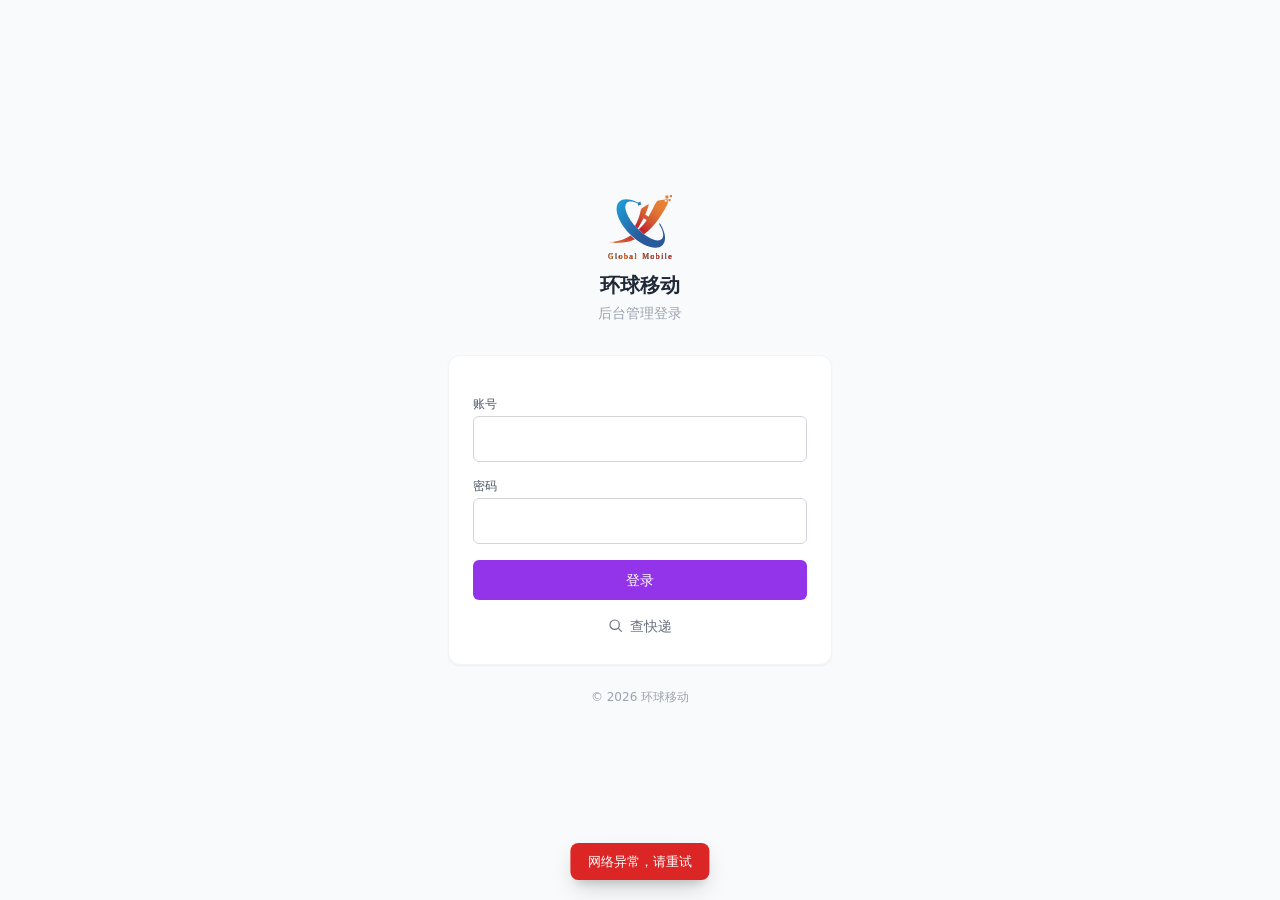
<file: team.html>
<!DOCTYPE html>
<html lang="zh-CN">
<head>
<meta charset="UTF-8">
<meta name="viewport" content="width=device-width, initial-scale=1.0, viewport-fit=cover">
<title>团队管理 · 环球移动</title>
<link rel="stylesheet" href="assets/css/tailwind.output.css?v=20260804b">
<link rel="stylesheet" href="assets/css/app.css?v=20260805i">
</head>
<body class="font-sans antialiased bg-gray-50 dark:bg-gray-900">
  <div id="boot-loading" class="fixed inset-0 z-50 flex items-center justify-center bg-gray-50 dark:bg-gray-900">
    <div class="w-9 h-9 rounded-full border-4 border-purple-600 border-t-transparent animate-spin"></div>
  </div>

  <div id="app" class="hidden h-screen overflow-hidden">
    <aside id="sidebar" class="fixed md:static inset-y-0 left-0 z-30 w-64 -translate-x-full md:translate-x-0 bg-white dark:bg-gray-800 border-r border-gray-100 dark:border-gray-700 flex flex-col justify-between overflow-y-auto"></aside>
    <div id="sidebar-backdrop" class="hidden fixed inset-0 bg-black/40 z-20 md:hidden"></div>

    <div class="flex flex-col h-full flex-1 min-w-0">
      <header id="topbar" class="h-16 bg-white dark:bg-gray-800 border-b border-gray-100 dark:border-gray-700 flex-shrink-0 fixed top-0 right-0 left-0 md:left-64 z-10"></header>
      <main class="flex-1 overflow-y-auto mt-16">
        <div class="container px-4 md:px-6 py-6 mx-auto max-w-7xl page-fade-in">

          <div class="flex gap-1 mb-5 border-b border-gray-200 dark:border-gray-700" id="team-tabs">
            <button data-tab="accounts" class="team-tab px-4 py-2.5 text-sm font-medium border-b-2 border-purple-600 text-purple-600">账号</button>
            <button data-tab="groups" class="team-tab px-4 py-2.5 text-sm font-medium border-b-2 border-transparent text-gray-500 dark:text-gray-400">权限组</button>
            <button data-tab="update" class="team-tab px-4 py-2.5 text-sm font-medium border-b-2 border-transparent text-gray-500 dark:text-gray-400">系统更新</button>
          </div>
          <!-- 团队架构：暂缓，待定。相关代码保留在 team.js（loadOrgGroups 等），未接入 UI。 -->

          <!-- ══ 账号 ══ -->
          <div id="panel-accounts" class="team-panel grid grid-cols-1 lg:grid-cols-3 gap-6">
            <div class="lg:col-span-2 bg-white dark:bg-gray-800 rounded-xl shadow-sm border border-gray-100 dark:border-gray-700">
              <div class="overflow-x-auto">
                <table class="w-full text-sm text-left">
                  <thead class="bg-gray-50 dark:bg-gray-700/40 text-xs text-gray-500 dark:text-gray-400 uppercase">
                    <tr><th class="px-4 py-3">账号</th><th class="px-4 py-3">权限组</th><th class="px-4 py-3">创建时间</th><th class="px-4 py-3 text-right">操作</th></tr>
                  </thead>
                  <tbody id="acc-tbody" class="divide-y divide-gray-100 dark:divide-gray-700"></tbody>
                </table>
              </div>
            </div>
            <div class="bg-white dark:bg-gray-800 rounded-xl shadow-sm border border-gray-100 dark:border-gray-700 p-5 h-fit">
              <h3 id="acc-form-title" class="text-sm font-semibold text-gray-700 dark:text-gray-200 mb-4">新增账号</h3>
              <form id="acc-form" class="space-y-3">
                <input type="hidden" id="acc-id" />
                <div>
                  <label class="block text-xs font-medium text-gray-600 dark:text-gray-300 mb-1">账号（至少 2 字符）</label>
                  <input id="acc-username" required class="field" />
                </div>
                <div>
                  <label class="block text-xs font-medium text-gray-600 dark:text-gray-300 mb-1">密码</label>
                  <input id="acc-password" type="text" placeholder="新增默认 glo2026 · 编辑留空不改" class="field" />
                </div>
                <div>
                  <label class="block text-xs font-medium text-gray-600 dark:text-gray-300 mb-1">权限组</label>
                  <select id="acc-group" class="field"><option value="">未分组</option></select>
                </div>
                <div class="flex justify-end gap-2 pt-2">
                  <button type="button" id="acc-form-cancel" class="hidden px-3 py-1.5 text-sm rounded-md text-gray-600 dark:text-gray-300 hover:bg-gray-100 dark:hover:bg-gray-700">取消</button>
                  <button type="submit" class="px-4 py-1.5 text-sm rounded-md bg-purple-600 hover:bg-purple-700 text-white">保存</button>
                </div>
              </form>
            </div>
          </div>

          <!-- ══ 权限组 ══ -->
          <div id="panel-groups" class="team-panel hidden space-y-6">
            <!-- 列表 -->
            <div class="bg-white dark:bg-gray-800 rounded-xl shadow-sm border border-gray-100 dark:border-gray-700">
              <div class="p-5 border-b border-gray-100 dark:border-gray-700 flex items-center justify-between">
                <h2 class="text-sm font-semibold text-gray-700 dark:text-gray-200">权限组</h2>
                <button id="btn-new-group" class="px-3.5 py-2 text-xs font-medium rounded-md bg-purple-600 hover:bg-purple-700 text-white">+ 新增权限组</button>
              </div>
              <div class="overflow-x-auto">
                <table class="w-full text-sm text-left">
                  <thead class="bg-gray-50 dark:bg-gray-700/40 text-xs text-gray-500 dark:text-gray-400 uppercase">
                    <tr><th class="px-4 py-3">组名</th><th class="px-4 py-3">账号数</th><th class="px-4 py-3">权限数</th><th class="px-4 py-3">数据范围</th><th class="px-4 py-3 text-right">操作</th></tr>
                  </thead>
                  <tbody id="grp-tbody" class="divide-y divide-gray-100 dark:divide-gray-700"></tbody>
                </table>
              </div>
            </div>

            <!-- 新增/编辑表单（含权限矩阵），按需展开 -->
            <div id="grp-form-card" class="hidden bg-white dark:bg-gray-800 rounded-xl shadow-sm border border-gray-100 dark:border-gray-700 p-5">
              <h3 id="grp-form-title" class="text-sm font-semibold text-gray-700 dark:text-gray-200 mb-4">新增权限组</h3>
              <form id="grp-form" class="space-y-4">
                <input type="hidden" id="grp-id" />
                <div class="grid grid-cols-1 sm:grid-cols-2 gap-4">
                  <div>
                    <label class="block text-xs font-medium text-gray-600 dark:text-gray-300 mb-1">权限组名称</label>
                    <input id="grp-name" required class="field" />
                  </div>
                  <div>
                    <label class="block text-xs font-medium text-gray-600 dark:text-gray-300 mb-1">应用权限模板（一键套用，之后仍可调整）</label>
                    <select id="grp-template" class="field"><option value="">不使用模板</option></select>
                  </div>
                </div>
                <div class="grid grid-cols-3 gap-3">
                  <div><label class="block text-xs font-medium text-gray-600 dark:text-gray-300 mb-1">入库范围</label>
                    <select id="grp-scope-inbound" class="field"><option value="self">仅自己</option><option value="group">本团队</option><option value="global">全部</option></select></div>
                  <div><label class="block text-xs font-medium text-gray-600 dark:text-gray-300 mb-1">快递范围</label>
                    <select id="grp-scope-outbound" class="field"><option value="self">仅自己</option><option value="group">本团队</option><option value="global">全部</option></select></div>
                  <div><label class="block text-xs font-medium text-gray-600 dark:text-gray-300 mb-1">回收/统计</label>
                    <select id="grp-scope-parcels" class="field"><option value="self">仅自己</option><option value="group">本团队</option><option value="global">全部</option></select></div>
                </div>

                <div>
                  <div class="flex items-center justify-between mb-1.5">
                    <label class="block text-xs font-medium text-gray-600 dark:text-gray-300">权限矩阵 — 按页面勾选可执行的操作</label>
                    <span class="text-[11px] text-gray-400">不勾选「查看」则该页面完全不可见</span>
                  </div>
                  <div id="perm-matrix" class="border border-gray-100 dark:border-gray-700 rounded-md divide-y divide-gray-100 dark:divide-gray-700 max-h-[26rem] overflow-y-auto"></div>
                </div>

                <div id="grp-preview" class="text-xs text-gray-500 dark:text-gray-400 bg-gray-50 dark:bg-gray-700/40 rounded-md p-3 hidden"></div>
                <div class="flex justify-end gap-2 pt-2 border-t border-gray-100 dark:border-gray-700">
                  <button type="button" id="grp-form-cancel" class="px-3 py-1.5 text-sm rounded-md text-gray-600 dark:text-gray-300 hover:bg-gray-100 dark:hover:bg-gray-700">取消</button>
                  <button type="submit" class="px-4 py-1.5 text-sm rounded-md bg-purple-600 hover:bg-purple-700 text-white">保存</button>
                </div>
              </form>
            </div>

            <!-- 权限反查 -->
            <div class="bg-white dark:bg-gray-800 rounded-xl shadow-sm border border-gray-100 dark:border-gray-700 p-5">
              <h3 class="text-xs font-semibold text-gray-500 dark:text-gray-400 mb-2 uppercase">权限反查</h3>
              <p class="text-xs text-gray-400 mb-3">查一个权限点被哪些权限组、哪些账号拥有</p>
              <div class="flex gap-2 max-w-md">
                <select id="lookup-perm" class="field"></select>
                <button id="btn-lookup" class="px-3 py-2 text-xs rounded-md border border-gray-200 dark:border-gray-600 text-gray-600 dark:text-gray-300 hover:bg-gray-50 dark:hover:bg-gray-700 whitespace-nowrap">查询</button>
              </div>
              <div id="lookup-result" class="mt-3 text-xs text-gray-500 dark:text-gray-400"></div>
            </div>
          </div>

          <!-- ══ 系统更新（仅超级管理员可见，服务端也强制校验 role=admin）══ -->
          <div id="panel-update" class="team-panel hidden max-w-2xl space-y-6">
            <div class="bg-white dark:bg-gray-800 rounded-xl shadow-sm border border-gray-100 dark:border-gray-700 p-5">
              <div class="flex items-center justify-between mb-1">
                <h3 class="text-sm font-semibold text-gray-700 dark:text-gray-200">系统更新</h3>
                <button id="btn-check-update" class="px-3 py-1.5 text-xs font-medium rounded-md border border-gray-300 dark:border-gray-600 text-gray-600 dark:text-gray-300 hover:bg-gray-50 dark:hover:bg-gray-700">检查更新</button>
              </div>
              <div id="update-status" class="text-xs text-gray-400 mt-2">点击"检查更新"查看当前版本状态</div>

              <div id="update-baseline-box" class="hidden mt-3 bg-amber-50 dark:bg-amber-500/10 rounded-md px-3 py-3">
                <p class="text-xs text-amber-700 dark:text-amber-300">本机还没有记录当前版本号（通常是因为当年是手动拷贝文件部署的，不是从仓库拉的）。为了保证版本判断准确，建议直接执行一次更新，会把本机代码换成仓库里确认无误的最新版本——不会影响数据库和已上传的图片。</p>
                <button id="btn-do-update-from-baseline" class="mt-3 px-4 py-2 text-sm rounded-md bg-purple-600 hover:bg-purple-700 text-white">立即更新到最新版本（推荐）</button>
                <p class="mt-3 text-[11px] text-gray-400">
                  只有你能 100% 确认本机代码文件跟仓库最新提交完全一致时才用这个——它只是记录一个版本号，不会真的检查或替换任何文件，用错了会导致以后一直误判"已是最新版本"：
                  <button id="btn-set-baseline" class="underline">标记当前代码为最新版本（不推荐，谨慎使用）</button>
                </p>
              </div>

              <div id="update-available-box" class="hidden mt-3 bg-purple-50 dark:bg-purple-500/10 rounded-md px-3 py-3">
                <div class="text-sm text-purple-700 dark:text-purple-300 font-medium">发现新版本</div>
                <div id="update-latest-msg" class="text-xs text-gray-500 dark:text-gray-400 mt-1"></div>
                <button id="btn-do-update" class="mt-3 px-4 py-2 text-sm rounded-md bg-purple-600 hover:bg-purple-700 text-white">立即更新</button>
                <p class="text-[11px] text-gray-400 mt-2">更新前会自动备份当前代码，可在下方"更新历史"里回滚，只保留最近 3 份。不会影响数据库和已上传的图片。</p>
              </div>
            </div>

            <div class="bg-white dark:bg-gray-800 rounded-xl shadow-sm border border-gray-100 dark:border-gray-700 p-5">
              <h3 class="text-sm font-semibold text-gray-700 dark:text-gray-200 mb-3">更新历史（可回滚）</h3>
              <div id="update-backups-list" class="space-y-2 text-xs text-gray-400">暂无备份</div>
            </div>
          </div>

          <!-- ══ 团队架构 ══ -->
          <div id="panel-org" class="team-panel hidden grid grid-cols-1 lg:grid-cols-5 gap-6">
            <div class="lg:col-span-2 space-y-4">
              <div class="bg-white dark:bg-gray-800 rounded-xl shadow-sm border border-gray-100 dark:border-gray-700 p-5">
                <h3 class="text-sm font-semibold text-gray-700 dark:text-gray-200 mb-3">团队列表</h3>
                <div id="org-list" class="space-y-2"></div>
              </div>
              <div class="bg-white dark:bg-gray-800 rounded-xl shadow-sm border border-gray-100 dark:border-gray-700 p-5">
                <h3 id="org-form-title" class="text-sm font-semibold text-gray-700 dark:text-gray-200 mb-4">新增团队</h3>
                <form id="org-form" class="space-y-3">
                  <input type="hidden" id="org-id" />
                  <div><label class="block text-xs font-medium text-gray-600 dark:text-gray-300 mb-1">团队名称</label><input id="org-name" required class="field" /></div>
                  <div><label class="block text-xs font-medium text-gray-600 dark:text-gray-300 mb-1">上级团队</label><select id="org-parent" class="field"><option value="">无（顶级团队）</option></select></div>
                  <div><label class="block text-xs font-medium text-gray-600 dark:text-gray-300 mb-1">负责人（可多选）</label><select id="org-leaders" multiple class="field h-24"></select></div>
                  <div><label class="block text-xs font-medium text-gray-600 dark:text-gray-300 mb-1">描述</label><textarea id="org-desc" rows="2" class="field"></textarea></div>
                  <div class="grid grid-cols-3 gap-2">
                    <div><label class="block text-xs font-medium text-gray-600 dark:text-gray-300 mb-1">入库范围</label><select id="org-scope-inbound" class="field"><option value="self">仅自己</option><option value="group">本团队</option><option value="global">全部</option></select></div>
                    <div><label class="block text-xs font-medium text-gray-600 dark:text-gray-300 mb-1">快递范围</label><select id="org-scope-outbound" class="field"><option value="self">仅自己</option><option value="group">本团队</option><option value="global">全部</option></select></div>
                    <div><label class="block text-xs font-medium text-gray-600 dark:text-gray-300 mb-1">回收/统计</label><select id="org-scope-parcels" class="field"><option value="self">仅自己</option><option value="group">本团队</option><option value="global">全部</option></select></div>
                  </div>
                  <div class="flex justify-between items-center gap-2 pt-2">
                    <button type="button" id="btn-delete-org" class="hidden px-3 py-1.5 text-sm rounded-md text-red-500 hover:bg-red-50 dark:hover:bg-red-900/20">删除团队</button>
                    <div class="flex gap-2 ml-auto">
                      <button type="button" id="org-form-cancel" class="hidden px-3 py-1.5 text-sm rounded-md text-gray-600 dark:text-gray-300 hover:bg-gray-100 dark:hover:bg-gray-700">取消</button>
                      <button type="submit" class="px-4 py-1.5 text-sm rounded-md bg-purple-600 hover:bg-purple-700 text-white">保存</button>
                    </div>
                  </div>
                </form>
              </div>
            </div>

            <div class="lg:col-span-3 bg-white dark:bg-gray-800 rounded-xl shadow-sm border border-gray-100 dark:border-gray-700 p-5">
              <div class="flex items-center justify-between mb-4">
                <h3 class="text-sm font-semibold text-gray-700 dark:text-gray-200">团队成员 <span id="org-members-title" class="text-gray-400 font-normal"></span></h3>
              </div>
              <div id="member-add-box" class="hidden flex flex-wrap items-end gap-2 mb-4 bg-gray-50 dark:bg-gray-700/40 rounded-md p-3">
                <div>
                  <label class="block text-xs font-medium text-gray-600 dark:text-gray-300 mb-1">添加成员</label>
                  <select id="member-user" class="field"></select>
                </div>
                <div>
                  <label class="block text-xs font-medium text-gray-600 dark:text-gray-300 mb-1">团队角色</label>
                  <select id="member-role" class="field">
                    <option value="member">成员</option>
                    <option value="senior">资深成员</option>
                    <option value="leader">组长（仅超管可设）</option>
                  </select>
                </div>
                <button id="btn-add-member" class="px-4 py-2 text-sm rounded-md bg-purple-600 hover:bg-purple-700 text-white">添加</button>
              </div>
              <div class="overflow-x-auto">
                <table class="w-full text-sm text-left">
                  <thead class="bg-gray-50 dark:bg-gray-700/40 text-xs text-gray-500 dark:text-gray-400 uppercase">
                    <tr><th class="px-4 py-3">成员</th><th class="px-4 py-3">团队角色</th><th class="px-4 py-3">权限组</th><th class="px-4 py-3">最近活跃</th><th class="px-4 py-3 text-right">操作</th></tr>
                  </thead>
                  <tbody id="member-tbody" class="divide-y divide-gray-100 dark:divide-gray-700">
                    <tr><td colspan="5" class="text-center text-gray-400 py-8">请选择左侧团队</td></tr>
                  </tbody>
                </table>
              </div>
            </div>
          </div>

        </div>
      </main>
    </div>
  </div>

  <style>.field{width:100%;border-radius:.375rem;border:1px solid rgb(209 213 219);padding:.5rem .75rem;font-size:1rem;background:transparent}
  html.dark .field{border-color:rgb(75 85 99);color:rgb(243 244 246);background:rgb(55 65 81)}
  .field:focus{outline:none;box-shadow:0 0 0 2px rgb(168 85 247)}
  .team-tab.active{border-color:rgb(147 51 234);color:rgb(147 51 234)}</style>

  <script src="assets/js/api-client.js?v=20260805b"></script>
  <script src="assets/js/perm.js?v=20260804b"></script>
  <script src="assets/js/auth.js?v=20260804n"></script>
  <script src="assets/js/nav.js?v=20260804d"></script>
  <script src="assets/js/team.js?v=20260804n"></script>
  <script>
    document.addEventListener('auth:ready', () => { Nav.renderShell('team.html'); initTeam(); });
    Auth.protectPage();
  </script>
</body>
</html>
</file>
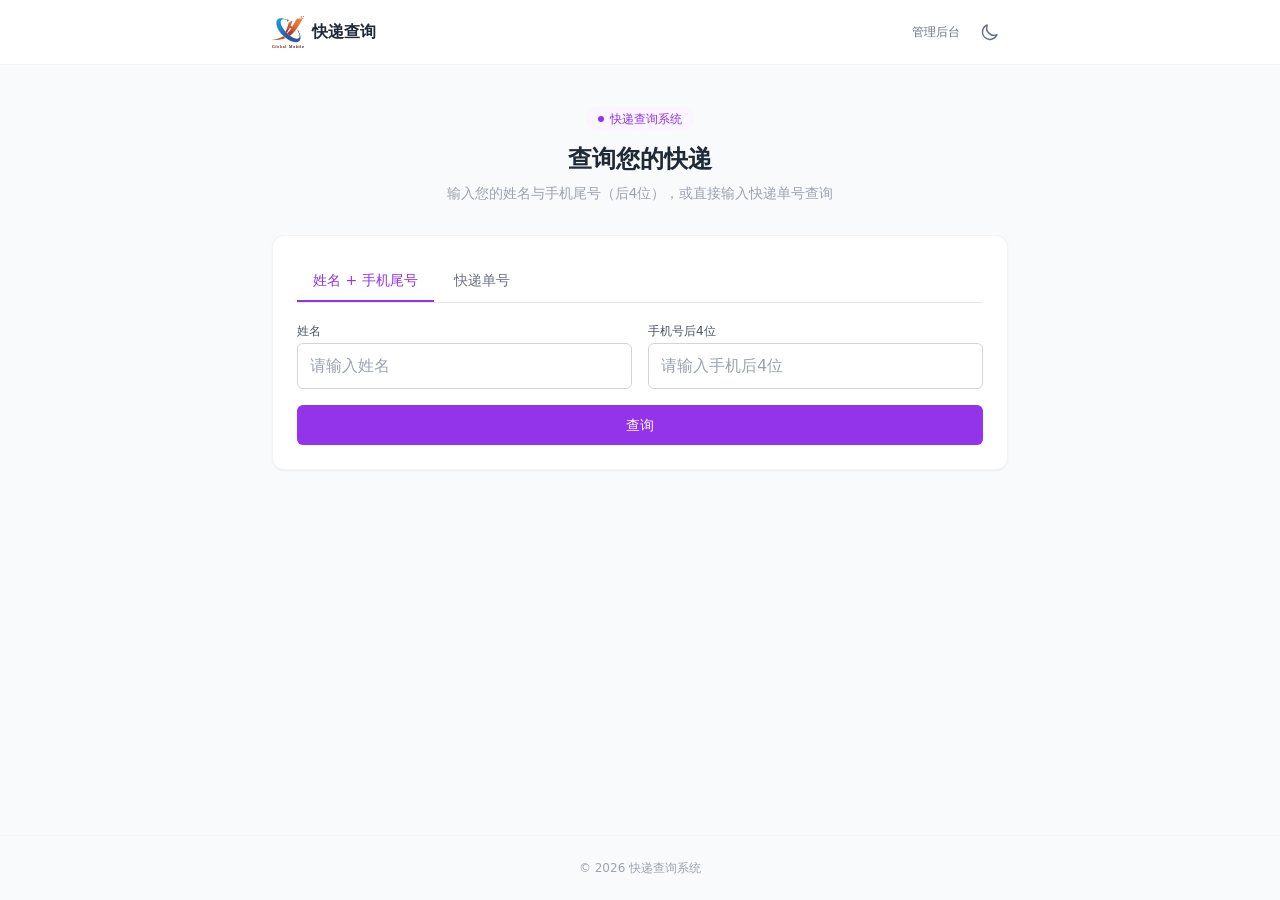
<file: track.html>
<!DOCTYPE html>
<html lang="zh-CN">
<head>
<meta charset="UTF-8">
<meta name="viewport" content="width=device-width, initial-scale=1.0">
<title>快递查询</title>
<link rel="stylesheet" href="assets/css/tailwind.output.css?v=20260804a">
<link rel="stylesheet" href="assets/css/app.css?v=20260805i">
</head>
<body class="font-sans antialiased bg-gray-50 dark:bg-gray-900 min-h-screen flex flex-col">

  <header class="bg-white dark:bg-gray-800 border-b border-gray-100 dark:border-gray-700">
    <div class="max-w-3xl mx-auto px-4 h-16 flex items-center justify-between">
      <a href="track.html" class="flex items-center gap-2">
        <img src="assets/glo-1.svg" alt="环球移动" class="w-8 h-8 object-contain flex-shrink-0" />
        <span class="text-base font-semibold text-gray-800 dark:text-gray-100">快递查询</span>
      </a>
      <div class="flex items-center gap-3">
        <a href="login.html" class="text-xs text-gray-500 dark:text-gray-400 hover:text-purple-600 dark:hover:text-purple-300">管理后台</a>
        <button id="btn-theme" class="p-2 rounded-md text-gray-500 dark:text-gray-300 hover:bg-gray-100 dark:hover:bg-gray-700" title="切换主题">
          <svg id="icon-sun" class="w-5 h-5 hidden" viewBox="0 0 24 24" fill="none" stroke="currentColor" stroke-width="1.8"><path stroke-linecap="round" stroke-linejoin="round" d="M12 3v1m0 16v1m9-9h-1M4 12H3m15.36 6.36l-.7-.7M6.34 6.34l-.7-.7m12.02 0l-.7.7M6.34 17.66l-.7.7M16 12a4 4 0 11-8 0 4 4 0 018 0z"/></svg>
          <svg id="icon-moon" class="w-5 h-5" viewBox="0 0 24 24" fill="none" stroke="currentColor" stroke-width="1.8"><path stroke-linecap="round" stroke-linejoin="round" d="M20.354 15.354A9 9 0 018.646 3.646 9.003 9.003 0 1020.354 15.354z"/></svg>
        </button>
      </div>
    </div>
  </header>

  <main class="flex-1">
    <div class="max-w-3xl mx-auto px-4 py-10">

      <div class="text-center mb-8">
        <div class="inline-flex items-center gap-1.5 text-xs text-purple-600 dark:text-purple-300 bg-purple-50 dark:bg-purple-500/10 rounded-full px-3 py-1 mb-3">
          <span class="w-1.5 h-1.5 rounded-full bg-purple-600"></span> 快递查询系统
        </div>
        <h1 class="text-2xl font-semibold text-gray-800 dark:text-gray-100 mb-2">查询您的快递</h1>
        <p class="text-sm text-gray-400">输入您的姓名与手机尾号（后4位），或直接输入快递单号查询</p>
      </div>

      <div class="bg-white dark:bg-gray-800 rounded-xl shadow-sm border border-gray-100 dark:border-gray-700 p-5 sm:p-6">
        <div class="flex gap-1 mb-5 border-b border-gray-200 dark:border-gray-700">
          <button id="tab-name" class="track-tab px-4 py-2.5 text-sm font-medium border-b-2 border-purple-600 text-purple-600">姓名 + 手机尾号</button>
          <button id="tab-tracking" class="track-tab px-4 py-2.5 text-sm font-medium border-b-2 border-transparent text-gray-500 dark:text-gray-400">快递单号</button>
        </div>

        <div id="panel-name">
          <div class="grid grid-cols-1 sm:grid-cols-2 gap-4 mb-4">
            <div>
              <label class="block text-xs font-medium text-gray-600 dark:text-gray-300 mb-1">姓名</label>
              <input id="q-name" class="field" placeholder="请输入姓名" autocomplete="name" />
            </div>
            <div>
              <label class="block text-xs font-medium text-gray-600 dark:text-gray-300 mb-1">手机号后4位</label>
              <input id="q-phone" class="field" placeholder="请输入手机后4位" maxlength="4" inputmode="numeric" autocomplete="off" />
            </div>
          </div>
          <button id="btn-search-name" class="w-full py-2.5 text-sm rounded-md bg-purple-600 hover:bg-purple-700 text-white font-medium">查询</button>
        </div>

        <div id="panel-tracking" class="hidden">
          <div class="mb-4">
            <label class="block text-xs font-medium text-gray-600 dark:text-gray-300 mb-1">快递单号</label>
            <input id="q-tracking" class="field font-mono" placeholder="输入快递单号直接查询" autocomplete="off" spellcheck="false" />
          </div>
          <button id="btn-search-tracking" class="w-full py-2.5 text-sm rounded-md bg-purple-600 hover:bg-purple-700 text-white font-medium">查询</button>
        </div>
      </div>

      <div id="results-section" class="hidden mt-6">
        <div id="results-header" class="hidden flex items-center justify-between mb-3">
          <span class="text-sm font-semibold text-gray-700 dark:text-gray-200">查询结果</span>
          <span id="results-count" class="text-xs text-gray-400"></span>
        </div>
        <div id="results-list" class="space-y-3"></div>
      </div>

    </div>
  </main>

  <footer class="border-t border-gray-100 dark:border-gray-700 py-6">
    <p class="text-center text-xs text-gray-400">© 2026 快递查询系统</p>
  </footer>

  <style>.field{width:100%;border-radius:.375rem;border:1px solid rgb(209 213 219);padding:.625rem .75rem;font-size:1rem;background:transparent}
  html.dark .field{border-color:rgb(75 85 99);color:rgb(243 244 246);background:rgb(55 65 81)}
  .field:focus{outline:none;box-shadow:0 0 0 2px rgb(168 85 247)}
  .track-tab.active{border-color:rgb(147 51 234);color:rgb(147 51 234)}</style>

  <script src="assets/js/api-client.js?v=20260805b"></script>
  <script src="assets/js/track.js?v=20260805d"></script>
</body>
</html>
</file>
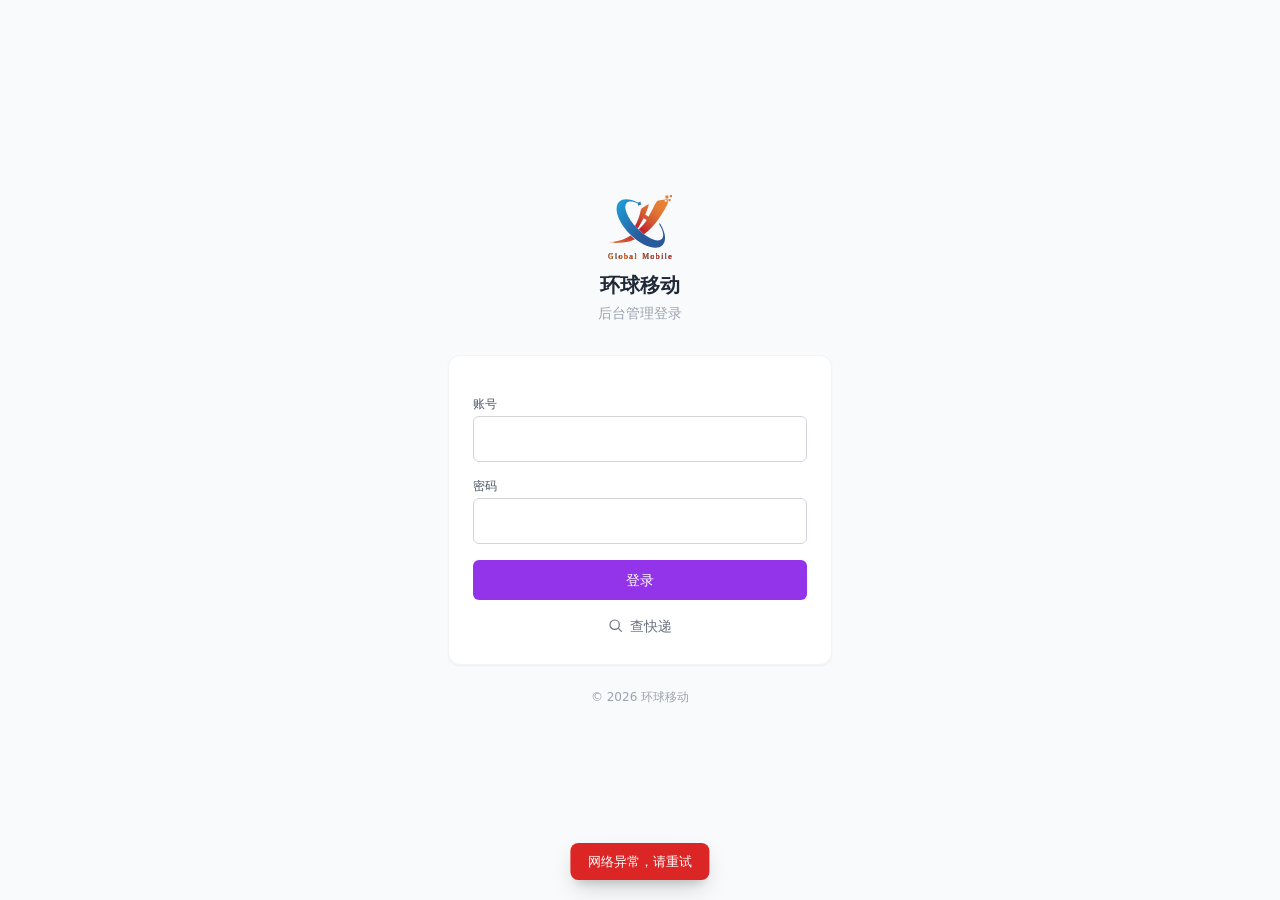
<file: trash.html>
<!DOCTYPE html>
<html lang="zh-CN">
<head>
<meta charset="UTF-8">
<meta name="viewport" content="width=device-width, initial-scale=1.0, viewport-fit=cover">
<title>回收站 · 环球移动</title>
<link rel="stylesheet" href="assets/css/tailwind.output.css?v=20260804a">
<link rel="stylesheet" href="assets/css/app.css?v=20260805i">
</head>
<body class="font-sans antialiased bg-gray-50 dark:bg-gray-900">
  <div id="boot-loading" class="fixed inset-0 z-50 flex items-center justify-center bg-gray-50 dark:bg-gray-900">
    <div class="w-9 h-9 rounded-full border-4 border-purple-600 border-t-transparent animate-spin"></div>
  </div>

  <div id="app" class="hidden h-screen overflow-hidden">
    <aside id="sidebar" class="fixed md:static inset-y-0 left-0 z-30 w-64 -translate-x-full md:translate-x-0 bg-white dark:bg-gray-800 border-r border-gray-100 dark:border-gray-700 flex flex-col justify-between overflow-y-auto"></aside>
    <div id="sidebar-backdrop" class="hidden fixed inset-0 bg-black/40 z-20 md:hidden"></div>

    <div class="flex flex-col h-full flex-1 min-w-0">
      <header id="topbar" class="h-16 bg-white dark:bg-gray-800 border-b border-gray-100 dark:border-gray-700 flex-shrink-0 fixed top-0 right-0 left-0 md:left-64 z-10"></header>
      <main class="flex-1 overflow-y-auto mt-16">
        <div class="container px-4 md:px-6 py-6 mx-auto max-w-7xl page-fade-in">

          <div class="mb-4 text-xs text-gray-400 bg-amber-50 dark:bg-amber-500/10 text-amber-700 dark:text-amber-300 rounded-md px-3 py-2 inline-block">
            已删除的记录保留 3 个月，超过 3 个月将被系统自动彻底清除（含关联图片）。操作日志同样保留 3 个月。
          </div>

          <div class="bg-white dark:bg-gray-800 rounded-xl shadow-sm border border-gray-100 dark:border-gray-700">
            <div class="flex items-center gap-3 px-5 py-2.5 border-b border-gray-100 dark:border-gray-700 bg-gray-50/60 dark:bg-gray-700/20 text-xs">
              <label class="inline-flex items-center gap-2 text-gray-500 dark:text-gray-400 cursor-pointer">
                <input type="checkbox" id="tr-select-all" class="rounded border-gray-300" />
                全选
              </label>
              <span id="tr-selection-info" class="hidden flex flex-wrap items-center gap-2 text-purple-600 dark:text-purple-300">
                <span>已勾选 <span id="tr-selection-count">0</span> 条
                  <button type="button" id="tr-clear-selection" class="ml-1 underline text-gray-400 hover:text-gray-600 dark:hover:text-gray-200">清除</button>
                </span>
                <button type="button" id="tr-batch-restore-btn" class="hidden px-2.5 py-1 rounded-md border border-emerald-300 dark:border-emerald-500/40 text-emerald-600 hover:bg-emerald-50 dark:hover:bg-emerald-500/10">批量恢复</button>
                <button type="button" id="tr-batch-purge-btn" class="hidden px-2.5 py-1 rounded-md border border-red-300 dark:border-red-500/40 text-red-600 hover:bg-red-50 dark:hover:bg-red-500/10">批量永久删除</button>
              </span>
            </div>
            <div class="overflow-x-auto">
              <table class="w-full text-sm text-left">
                <thead class="bg-gray-50 dark:bg-gray-700/40 text-xs text-gray-500 dark:text-gray-400 uppercase">
                  <tr>
                    <th class="px-4 py-3 w-8"></th>
                    <th class="px-4 py-3">类型</th>
                    <th class="px-4 py-3">姓名</th>
                    <th class="px-4 py-3">手机</th>
                    <th class="px-4 py-3">快递公司</th>
                    <th class="px-4 py-3">状态</th>
                    <th class="px-4 py-3">删除时间</th>
                    <th class="px-4 py-3">到期清除</th>
                    <th class="px-4 py-3 text-right">操作</th>
                  </tr>
                </thead>
                <tbody id="tr-tbody" class="divide-y divide-gray-100 dark:divide-gray-700"></tbody>
              </table>
            </div>
          </div>

        </div>
      </main>
    </div>
  </div>

  <script src="assets/js/api-client.js?v=20260805b"></script>
  <script src="assets/js/perm.js?v=20260804a"></script>
  <script src="assets/js/auth.js?v=20260804n"></script>
  <script src="assets/js/nav.js?v=20260804d"></script>
  <script src="assets/js/trash.js?v=20260804i"></script>
  <script>
    document.addEventListener('auth:ready', () => { Nav.renderShell('trash.html'); initTrash(); });
    Auth.protectPage();
  </script>
</body>
</html>
</file>
<file: assets/css/app.css>
/* expv7 — 共享样式（Windmill Dashboard 视觉语言，基于 Tailwind 工具类为主，此文件仅补充 Tailwind 不便表达的部分） */

:root {
  color-scheme: light;
}
html.dark {
  color-scheme: dark;
}

* {
  scrollbar-width: thin;
  scrollbar-color: #cbd5e1 transparent;
}
html.dark * {
  scrollbar-color: #4b5563 transparent;
}
*::-webkit-scrollbar { width: 8px; height: 8px; }
*::-webkit-scrollbar-thumb { background: #cbd5e1; border-radius: 9999px; }
html.dark *::-webkit-scrollbar-thumb { background: #4b5563; }

body {
  font-family: 'Inter', -apple-system, BlinkMacSystemFont, 'Segoe UI', 'PingFang SC', 'Microsoft YaHei', sans-serif;
}

/* tailwind.output.css 是提前用独立 npm 脚本编译好、静态复制进来的文件，不是实时扫描
   HTML/JS 生成——Tailwind 的任意值方括号写法（z-[N]）从来没被这次编译扫描到，导致这几个
   弹窗的 z-index 全部悄悄退化成默认的 auto，层级完全乱套：比如"请选择快递单号"候选框
   （chooseCandidate，本该是全站最高层）实际会被压在填单号弹窗（z-50，是标准刻度类，
   编译进去了）下面，得先关掉填单号弹窗才看得见。这里手写补上实际用到的几个，
   跟 HTML/JS 里的类名一一对应，不依赖 Tailwind 编译产物。 */
.z-\[65\] { z-index: 65; }
.z-\[70\] { z-index: 70; }
.z-\[80\] { z-index: 80; }
.z-\[95\] { z-index: 95; }

/* 移动端应用外壳：顶部导航始终固定在可视区域顶部。
   使用动态视口和安全区，避免地址栏伸缩、软键盘、刘海/灵动岛导致顶栏被推走或遮住。 */
#app {
  height: 100vh;
  height: 100dvh;
  overflow: hidden;
}
#topbar {
  position: fixed !important;
  top: 0 !important;
  height: calc(4rem + env(safe-area-inset-top));
  padding-top: env(safe-area-inset-top);
  z-index: 40 !important;
  transform: translateZ(0);
  backface-visibility: hidden;
}
#app main.mt-16 {
  margin-top: calc(4rem + env(safe-area-inset-top)) !important;
  scroll-padding-top: calc(4rem + env(safe-area-inset-top));
  overscroll-behavior-y: contain;
  -webkit-overflow-scrolling: touch;
}

/* 全站禁止双击放大——用 touch-action: manipulation 而不是 viewport 的
   user-scalable=no：后者会把双指缩放也一起禁掉，对需要放大看清内容的用户
   不友好；manipulation 只关掉双击/双指快速点击触发的那个"意外放大"手势，
   双指缩放这种用户主动要放大的操作不受影响。 */
html {
  touch-action: manipulation;
}

/* 侧边栏折叠过渡 */
#sidebar {
  transition: transform 0.25s ease-in-out;
}

/* 页面进入淡入 */
.page-fade-in {
  animation: pageFadeIn 0.2s ease-out;
}
@keyframes pageFadeIn {
  from { opacity: 0; transform: translateY(4px); }
  to { opacity: 1; transform: translateY(0); }
}

/* Toast */
#toast-root {
  position: fixed;
  bottom: 1.25rem;
  left: 50%;
  transform: translateX(-50%);
  z-index: 9999;
  display: flex;
  flex-direction: column;
  gap: 0.5rem;
  align-items: center;
  pointer-events: none;
}
.toast-item {
  pointer-events: auto;
  padding: 0.55rem 1.1rem;
  border-radius: 0.5rem;
  font-size: 0.8125rem;
  color: #fff;
  box-shadow: 0 10px 25px -5px rgba(0,0,0,.2), 0 8px 10px -6px rgba(0,0,0,.15);
  animation: toastIn 0.18s ease-out;
  max-width: 90vw;
}
.toast-item.ok { background: #16a34a; }
.toast-item.err { background: #dc2626; }
.toast-item.info { background: #4b5563; }
@keyframes toastIn {
  from { opacity: 0; transform: translateY(10px); }
  to { opacity: 1; transform: translateY(0); }
}
.toast-item.leaving {
  animation: toastOut 0.18s ease-in forwards;
}
@keyframes toastOut {
  from { opacity: 1; }
  to { opacity: 0; transform: translateY(6px); }
}

/* 表格行 hover 已由 tailwind 处理，这里仅做加载态骨架 */
.skeleton-row td {
  padding: 0.9rem 1rem;
}
.skeleton-bar {
  height: 0.85rem;
  border-radius: 0.25rem;
  background: linear-gradient(90deg, #e5e7eb 25%, #f3f4f6 37%, #e5e7eb 63%);
  background-size: 400% 100%;
  animation: skeletonShine 1.4s ease infinite;
}
html.dark .skeleton-bar {
  background: linear-gradient(90deg, #374151 25%, #4b5563 37%, #374151 63%);
  background-size: 400% 100%;
}
@keyframes skeletonShine {
  0% { background-position: 100% 50%; }
  100% { background-position: 0 50%; }
}

/* 图片缩略图——原来是固定 40px 小方块，跟着 flex-wrap 挤在一起，太小容易点错
   （点开大图 vs 点到旁边的删除按钮容易混）。改成网格布局固定列数（手机 3 列、
   桌面 4 列），缩略图本身用 aspect-ratio 撑满格子宽度，屏幕越宽格子跟着变大，
   不再是死板的 40px。 */
.img-preview-grid {
  display: grid;
  grid-template-columns: repeat(3, minmax(0, 1fr));
  gap: 0.5rem;
}
@media (min-width: 768px) {
  .img-preview-grid { grid-template-columns: repeat(4, minmax(0, 1fr)); }
}
.img-thumb {
  width: 100%;
  aspect-ratio: 1 / 1;
  border-radius: 0.5rem;
  object-fit: cover;
  cursor: zoom-in;
  border: 1px solid rgba(0,0,0,.08);
}

/* 删除缩略图的 × 按钮——手写 CSS 而不是靠 Tailwind 工具类（top-1.5/right-1.5/
   bg-black/55 这些同样没被编译进 tailwind.output.css，跟之前 z-[N] 那次是
   同一类问题：这份预编译文件缺的工具类比想象中多），之前用工具类的写法在
   实际渲染时 position 的 top/right 完全不生效，按钮直接掉到图片下方、
   贴着左边——不是"被第二排图片遮挡"表面看到的那样，是根本没有定位成功。
   固定写死在图片框内右上角、留一点内缩，保证不管缩略图多大都不会跑到
   图片外面被相邻格子盖住；白底红叉，比深色底白叉更醒目、辨识度更高。 */
.img-remove {
  position: absolute;
  right: 0.375rem;
  top: 0.375rem;
  z-index: 10;
  width: 1.25rem;
  height: 1.25rem;
  border-radius: 9999px;
  background: #fff;
  color: #dc2626;
  font-size: 0.8125rem;
  font-weight: 700;
  line-height: 1.25rem;
  text-align: center;
  box-shadow: 0 1px 3px rgba(0,0,0,.35);
}
.img-remove:hover,
.img-remove:active {
  background: #dc2626;
  color: #fff;
}

/* modal 遮罩淡入 */
.modal-backdrop {
  animation: fadeIn 0.15s ease-out;
}
@keyframes fadeIn {
  from { opacity: 0; } to { opacity: 1; }
}
.modal-panel {
  animation: modalIn 0.18s ease-out;
}
@keyframes modalIn {
  from { opacity: 0; transform: translateY(8px) scale(0.98); }
  to { opacity: 1; transform: translateY(0) scale(1); }
}
</file>
